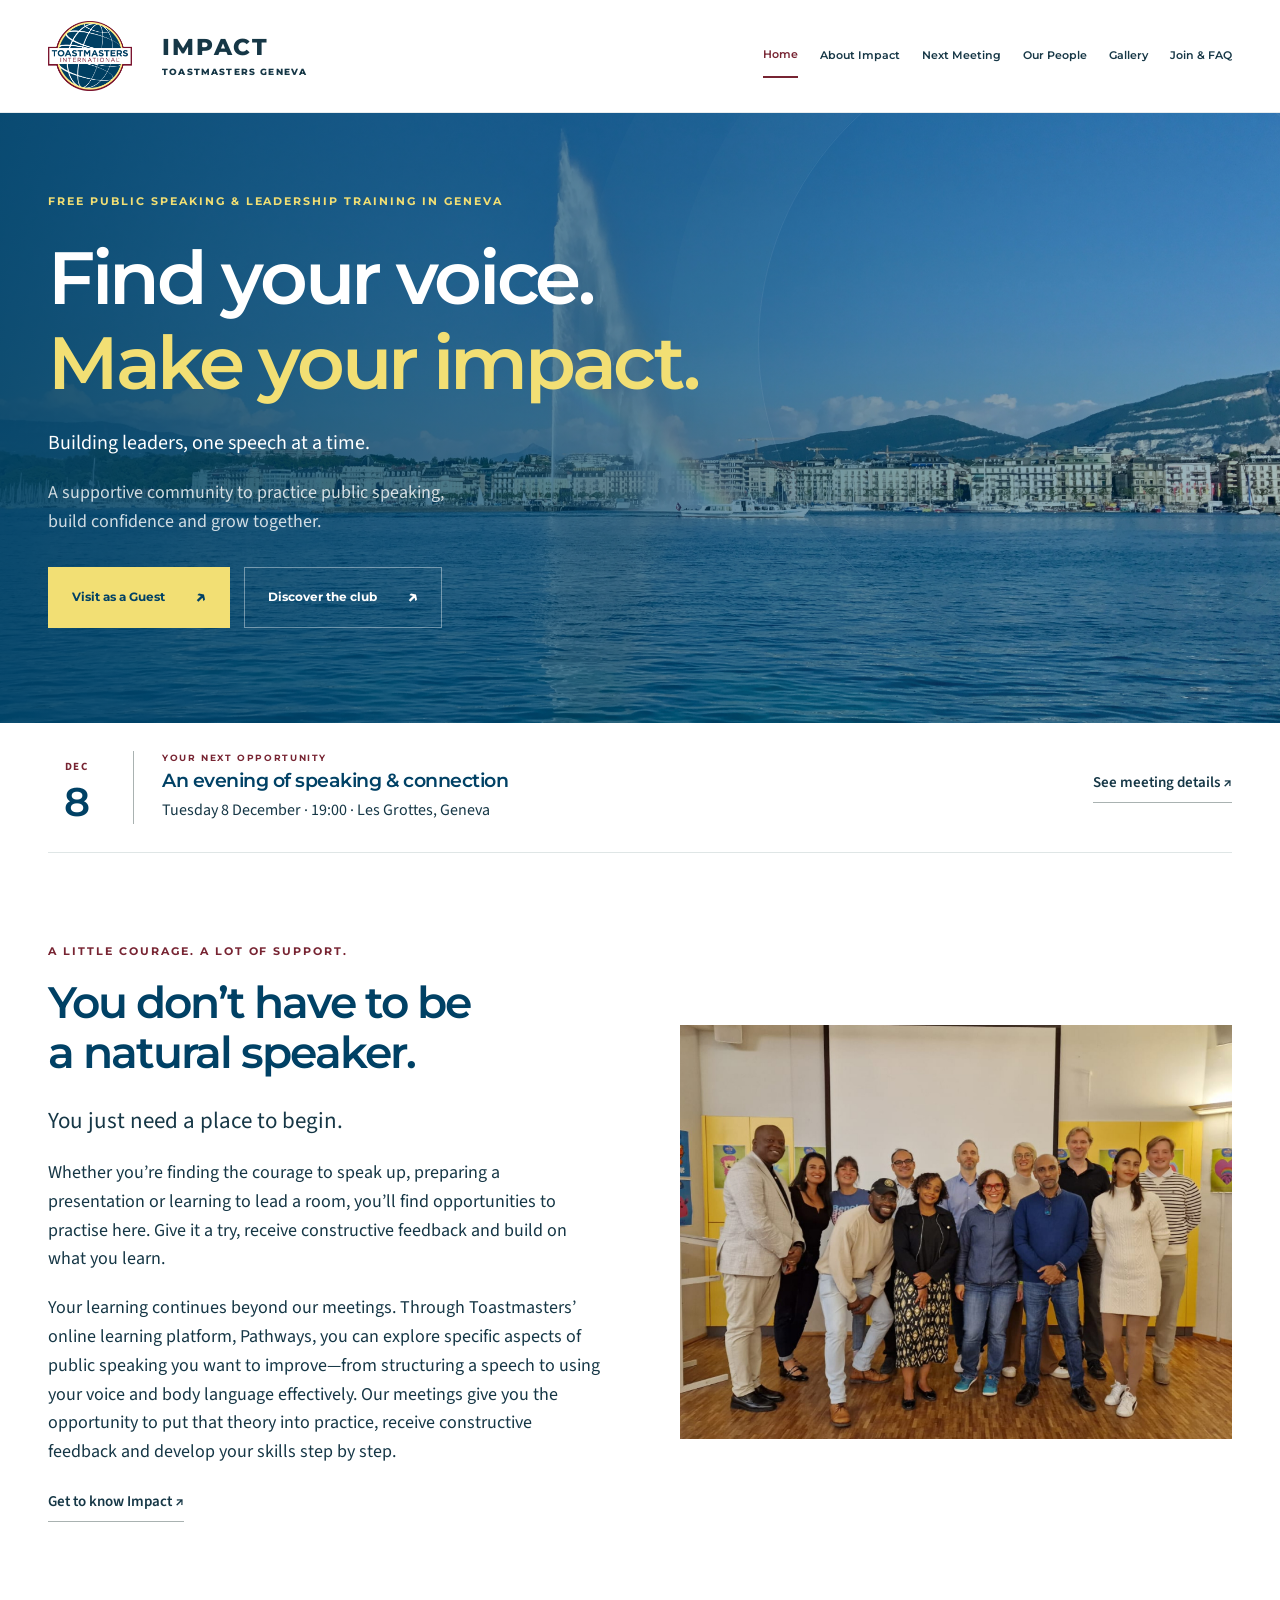
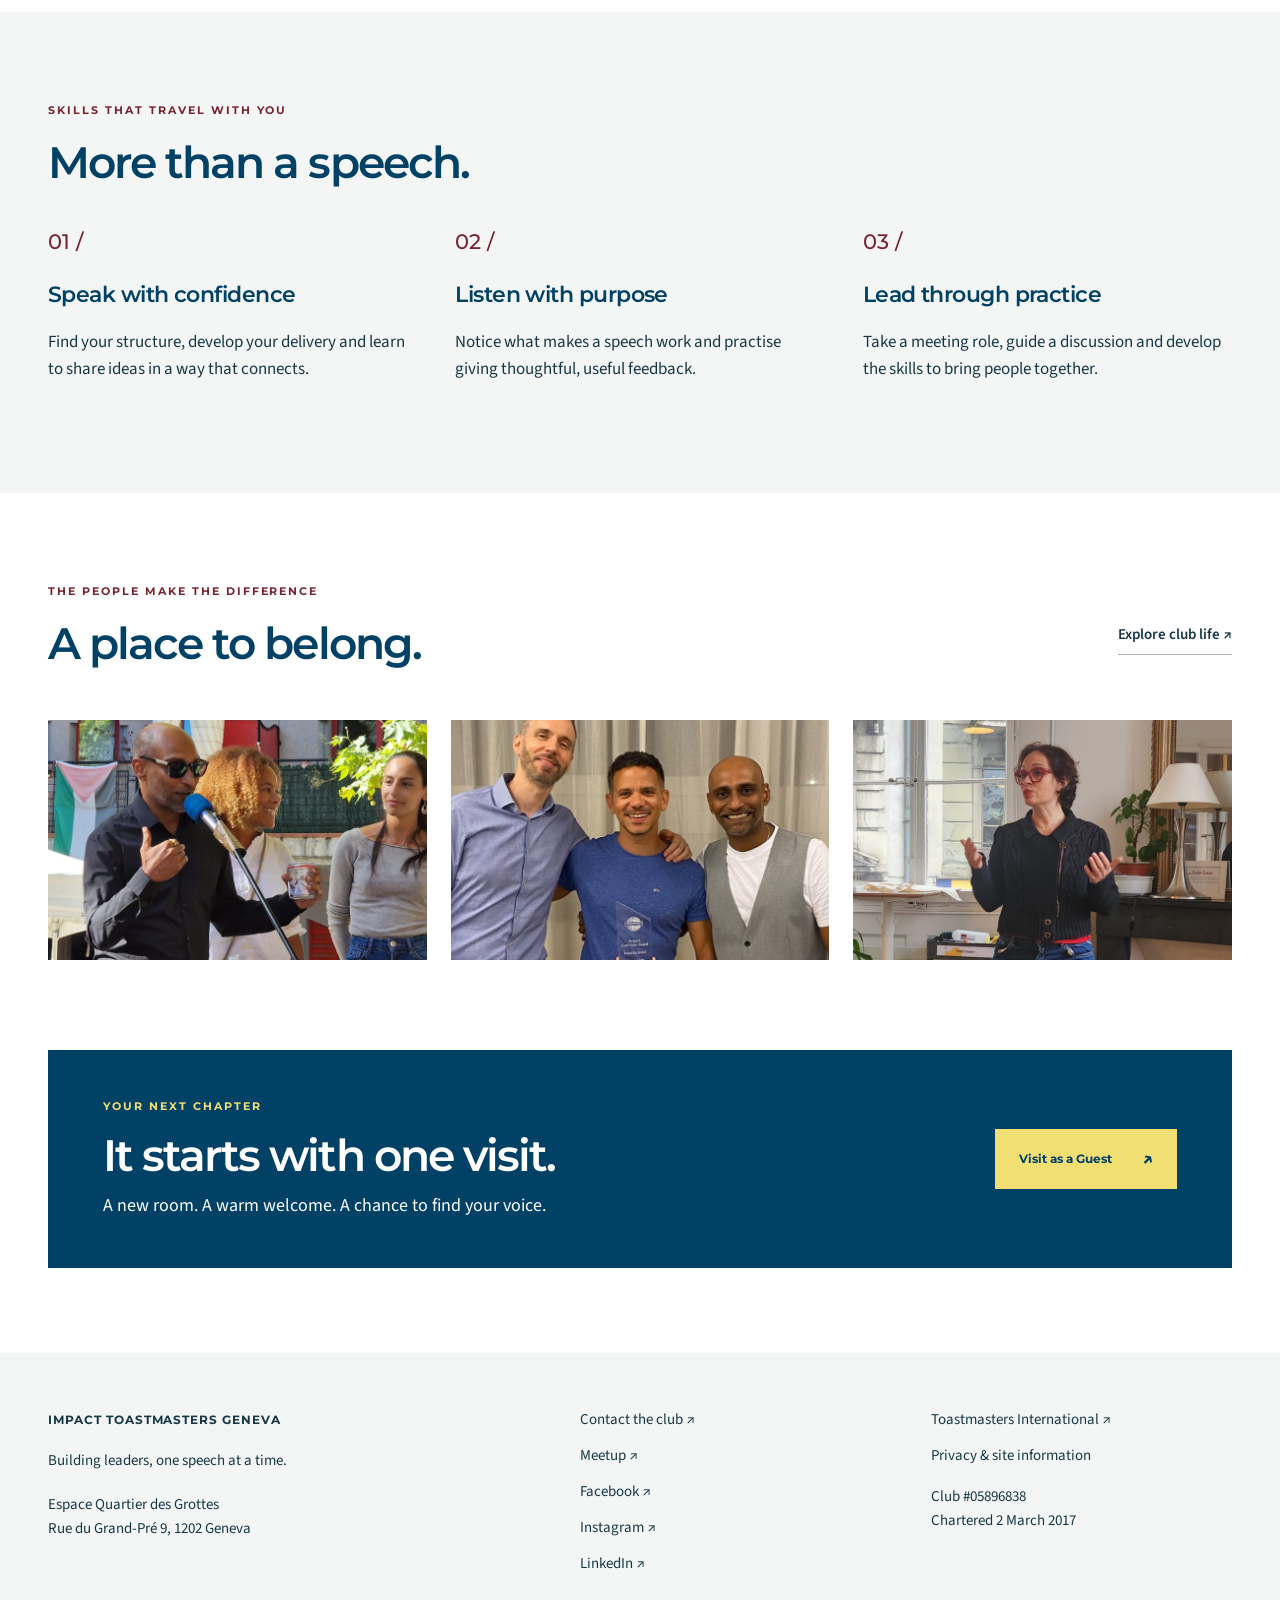
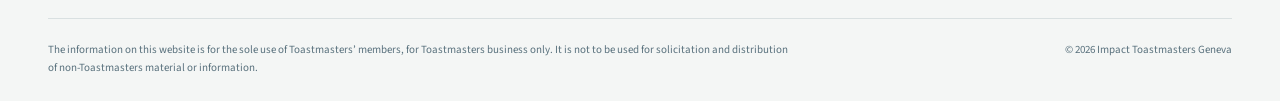
<file: index.html>
<!doctype html>
<html lang="en">
<head>
<meta charset="UTF-8">
<meta name="viewport" content="width=device-width,initial-scale=1">
<title>Home | Impact Toastmasters Geneva
</title>
<meta name="description" content="Find your voice at Impact Toastmasters Geneva. Discover public speaking, leadership and a welcoming community. Visit our next meeting as a guest.">
<link rel="icon" href="assets/images/toastmasters-logo.png">
<link rel="stylesheet" href="assets/css/style.css">
<script defer src="assets/js/app.js">
</script>
</head>
<body><a class="skip" href="#main">Skip to content</a>
<header>
<div class="wrap nav-wrap"><a class="brand" href="index.html"><img src="assets/images/toastmasters-logo.png" alt="Toastmasters International"><span>IMPACT<span>TOASTMASTERS GENEVA</span></span></a><button class="menu-toggle" aria-expanded="false" aria-controls="navigation">Menu ☰</button>
<nav id="navigation" aria-label="Main navigation"><a href="index.html" aria-current="page">Home</a><a href="about.html">About Impact</a><a href="meetings.html">Next Meeting</a><a href="people.html">Our People</a><a href="gallery.html">Gallery</a><a href="join.html">Join & FAQ</a>
</nav>
</div>
</header>
<main id="main">
<section class="hero">
<div class="wrap hero-inner">
<p class="eyebrow">FREE PUBLIC SPEAKING & LEADERSHIP TRAINING IN GENEVA
</p>
<h1>Find your voice.<br><em>Make your impact.</em>
</h1>
<p>Building leaders, one speech at a time.
</p>
<p class="hero-description">A supportive community to practice public speaking,<br>build confidence and grow together.
</p>
<div class="actions"><a class="button yellow" href="meetings.html">Visit as a Guest <span aria-hidden="true">↗</span></a><a class="button outline" href="about.html">Discover the club <span aria-hidden="true">↗</span></a>
</div>
<div class="hero-placeholder"><span>＋</span> GENEVA PANORAMA · IMAGE PLACEHOLDER
</div>
</div>
</section>
<section class="meeting-strip wrap">
<div class="date-block"><span id="home-month">OCT</span><strong id="home-day">27</strong>
</div>
<div>
<p class="eyebrow">YOUR NEXT OPPORTUNITY
</p>
<h3 id="home-meeting">An evening of speaking & connection
</h3>
<p id="home-details">Tuesday, 27 October · 19:00 · Les Grottes, Geneva
</p>
</div><a class="text-link" href="meetings.html">See meeting details ↗</a>
</section>
<section class="wrap split section">
<div>
<p class="eyebrow">A LITTLE COURAGE. A LOT OF SUPPORT.
</p>
<h2>You don’t have to be<br>a natural speaker.
</h2>
<p class="lead">You just need a place to begin.
</p>
<p>Whether you’re finding the courage to speak up, preparing a presentation or learning to lead a room, you’ll find opportunities to practise here. Give it a try, receive constructive feedback and build on what you learn.
</p>
<p>Your learning continues beyond our meetings. Through Toastmasters’ online learning platform, Pathways, you can explore specific aspects of public speaking you want to improve—from structuring a speech to using your voice and body language effectively. Our meetings give you the opportunity to put that theory into practice, receive constructive feedback and develop your skills step by step.
</p><a class="text-link" href="about.html">Get to know Impact ↗</a>
</div>
<img
  class="club-photo"
  src="assets/images/a-warm-welcome.jpg"
  alt="Impact Toastmasters members welcoming guests at a meeting"
  width="600"
  height="400"
  loading="lazy"
>
</section>
<section class="pale">
<div class="wrap section">
<p class="eyebrow">SKILLS THAT TRAVEL WITH YOU
</p>
<h2>More than a speech.
</h2>
<div class="three">
<article><span class="number">01 /</span>
<h3>Speak with confidence
</h3>
<p>Find your structure, develop your delivery and learn to share ideas in a way that connects.
</p>
</article>
<article><span class="number">02 /</span>
<h3>Listen with purpose
</h3>
<p>Notice what makes a speech work and practise giving thoughtful, useful feedback.
</p>
</article>
<article><span class="number">03 /</span>
<h3>Lead through practice
</h3>
<p>Take a meeting role, guide a discussion and develop the skills to bring people together.
</p>
</article>
</div>
</div>
</section>
<section class="wrap section">
<div class="section-heading">
<div>
<p class="eyebrow">THE PEOPLE MAKE THE DIFFERENCE
</p>
<h2>A place to belong.
</h2>
</div><a class="text-link" href="gallery.html">Explore club life ↗</a>
</div>
<div class="community-grid">
<img
  src="assets/images/threecommunity2.jpg"
  alt="Impact Toastmasters members welcoming guests at a meeting"
  loading="lazy"
>
<img
  src="assets/images/three-community-1.jpg"
  alt="Impact Toastmasters members welcoming guests at a meeting"
  loading="lazy"
>
<img
  src="assets/images/threecommunity3.jpg"
  alt="Impact Toastmasters members welcoming guests at a meeting"
  loading="lazy"
>
</div>
</section>
<section class="cta wrap">
<div>
<p class="eyebrow">YOUR NEXT CHAPTER
</p>
<h2>It starts with one visit.
</h2>
<p>A new room. A warm welcome. A chance to find your voice.
</p>
</div><a class="button yellow" href="meetings.html">Visit as a Guest <span aria-hidden="true">↗</span></a>
</section>
</main>
<footer>
<div class="wrap footer-top">
<div><strong>IMPACT TOASTMASTERS GENEVA</strong>
<p>Building leaders, one speech at a time.
</p>
<p>Espace Quartier des Grottes<br>Rue du Grand-Pré 9, 1202 Geneva
</p>
</div>
<div><a href="join.html#contact">Contact the club ↗</a><a href="https://www.meetup.com/impact-toastmasters-geneva/" target="_blank" rel="noopener noreferrer">Meetup ↗</a><a href="https://www.facebook.com/share/18ckNVGbPA/?mibextid=wwXIfr" target="_blank" rel="noopener noreferrer">Facebook ↗</a><a href="https://www.instagram.com/impact.toastmasters?rpxt=OGN3aGx3ZG5pN2Fk&utm_source=qr" target="_blank" rel="noopener noreferrer">Instagram ↗</a><a href="https://www.linkedin.com/company/impact-toastmasters-geneva/" target="_blank" rel="noopener noreferrer">LinkedIn ↗</a>
</div>
<div><a href="https://www.toastmasters.org/">Toastmasters International ↗</a><a href="privacy.html">Privacy & site information</a>
<p>Club #05896838<br>Chartered 2 March 2017
</p>
</div>
</div>
<div class="wrap legal">
<p>The information on this website is for the sole use of Toastmasters’ members, for Toastmasters business only. It is not to be used for solicitation and distribution of non-Toastmasters material or information.
</p><span>© 2026 Impact Toastmasters Geneva</span>
</div>
</footer>
</body>
</html>
</file>
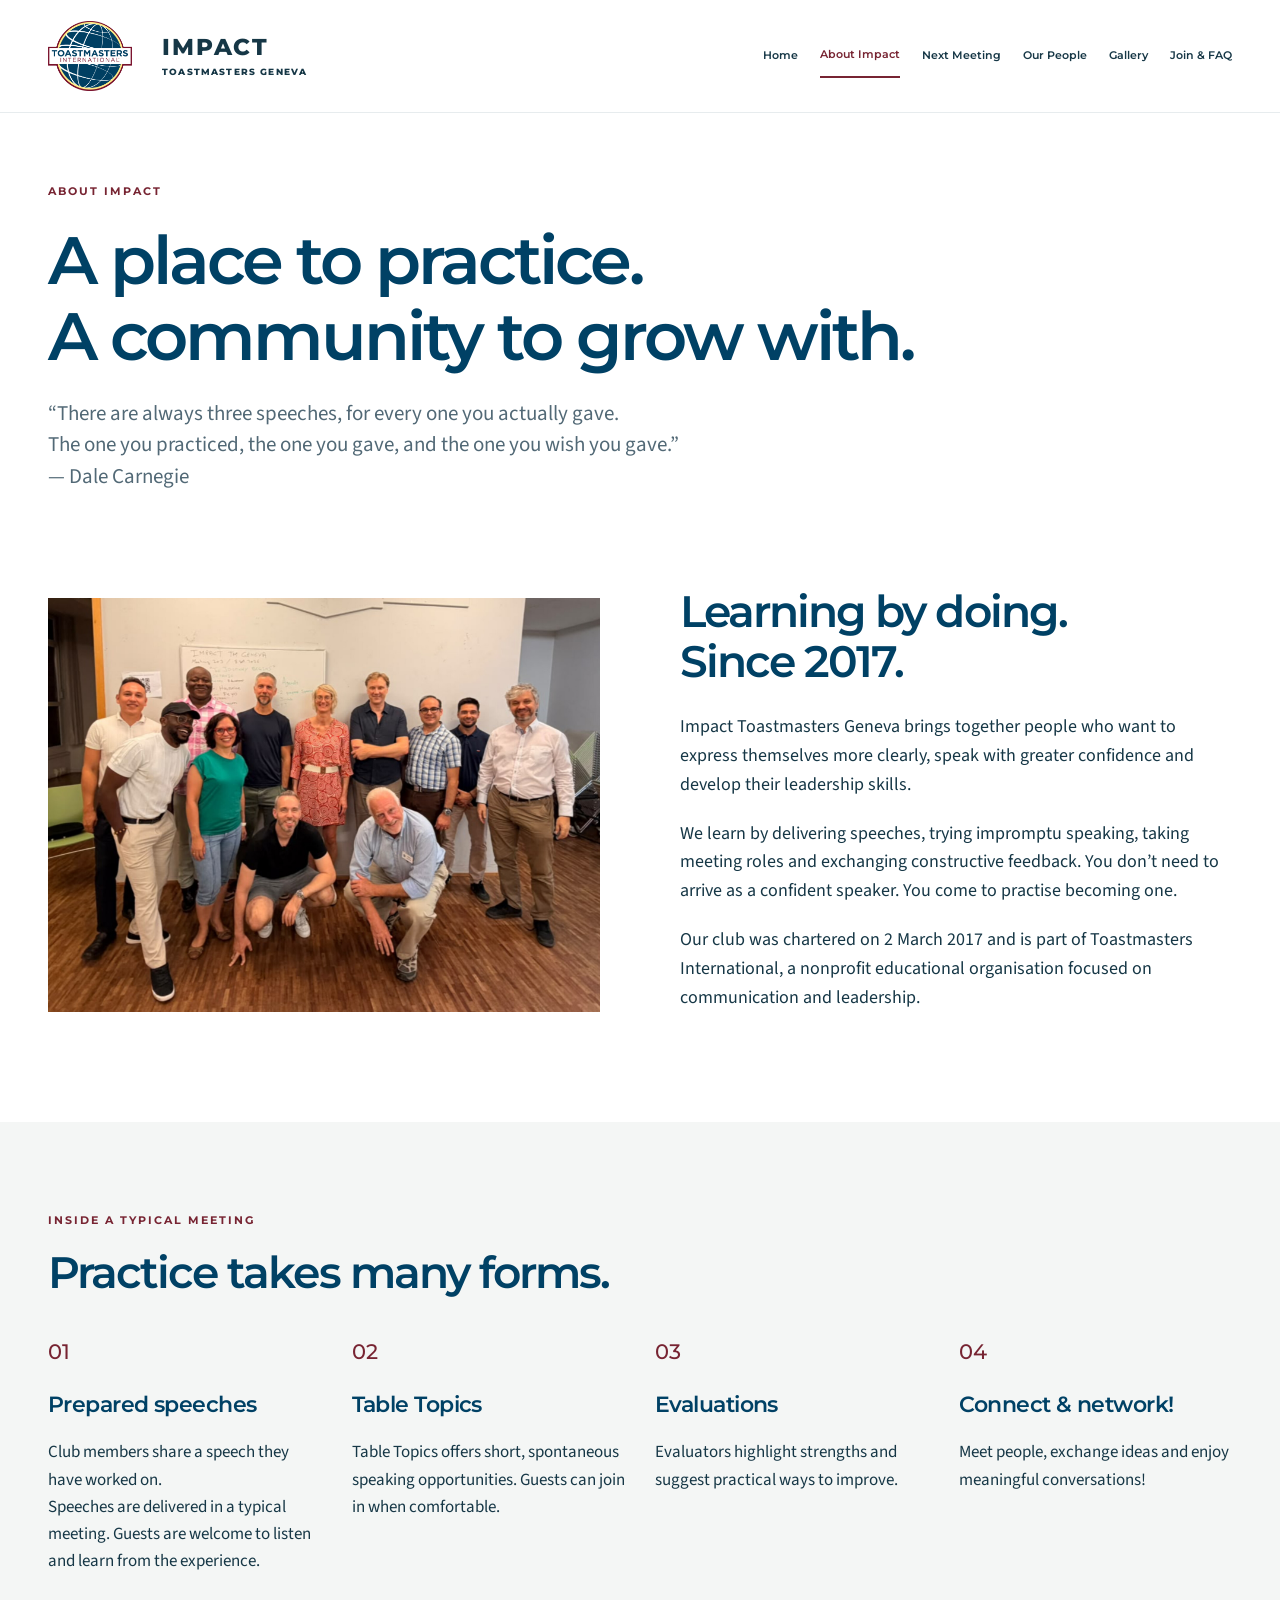
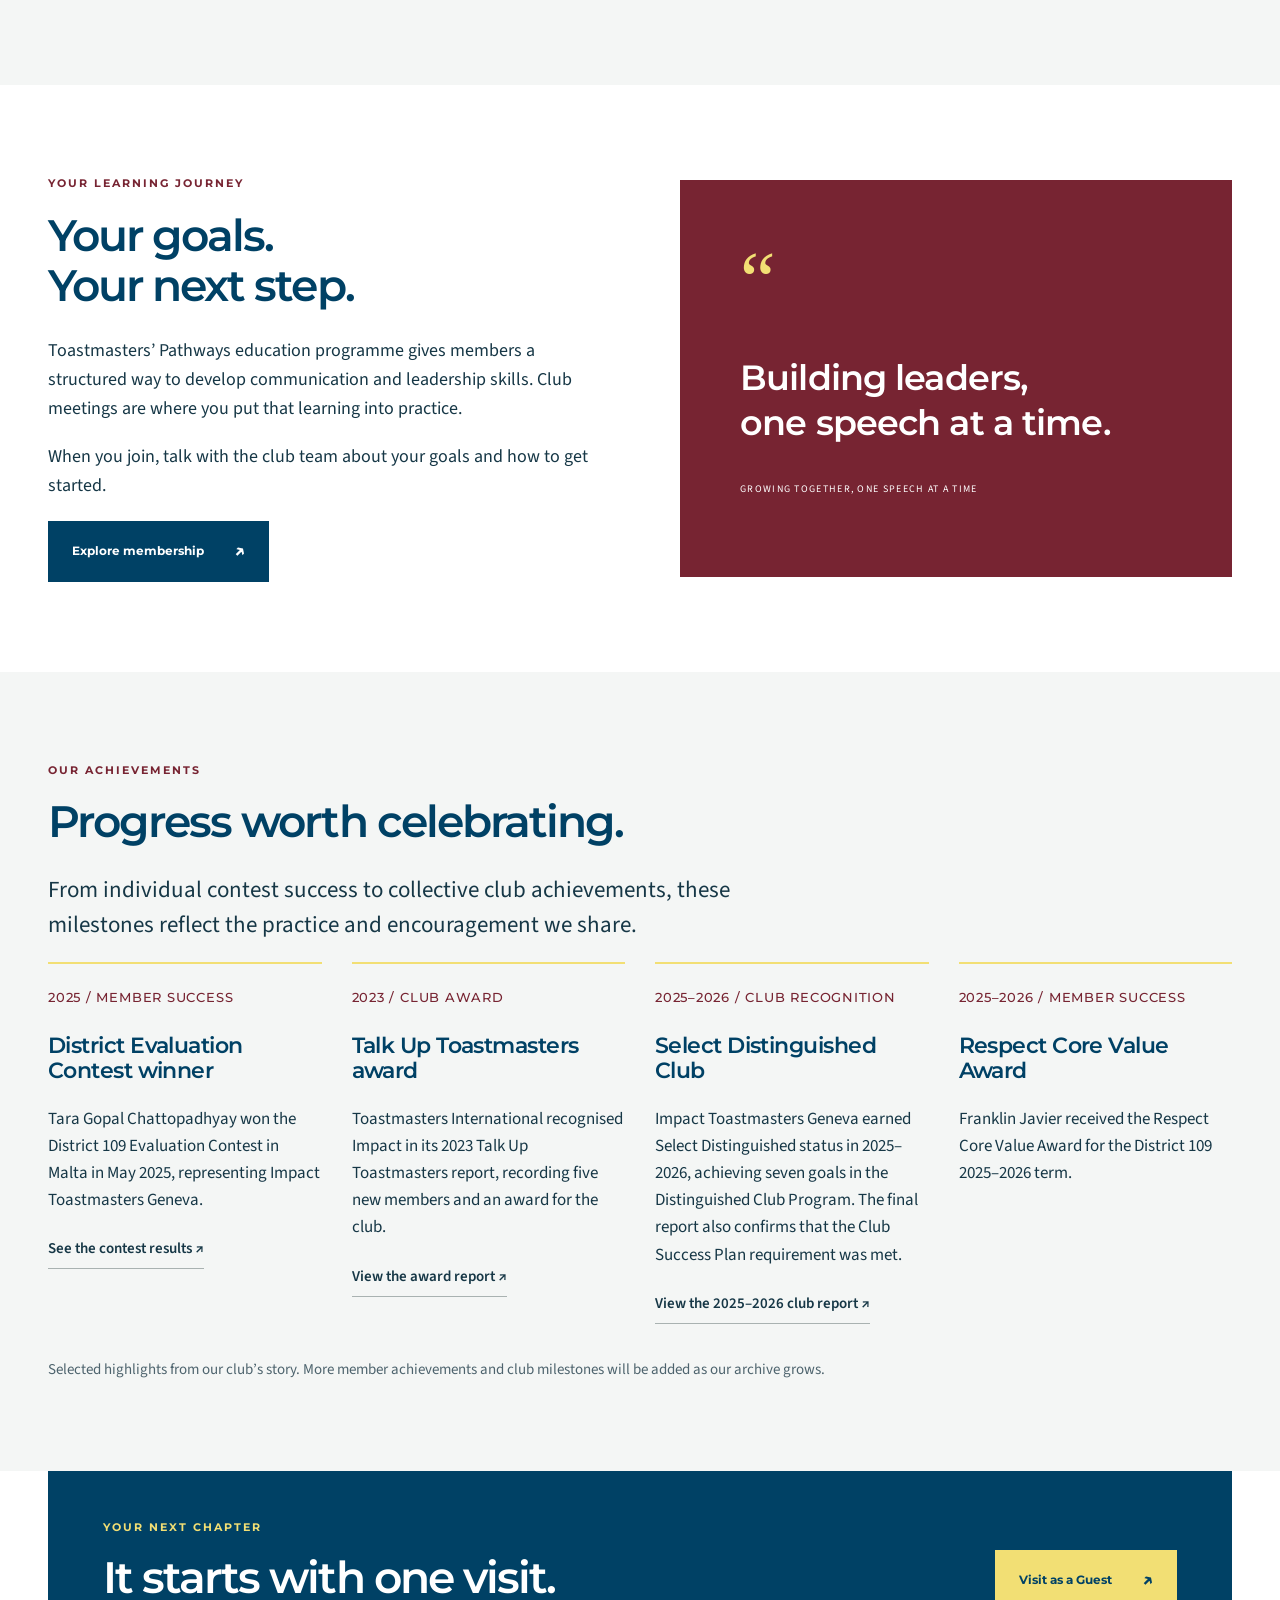
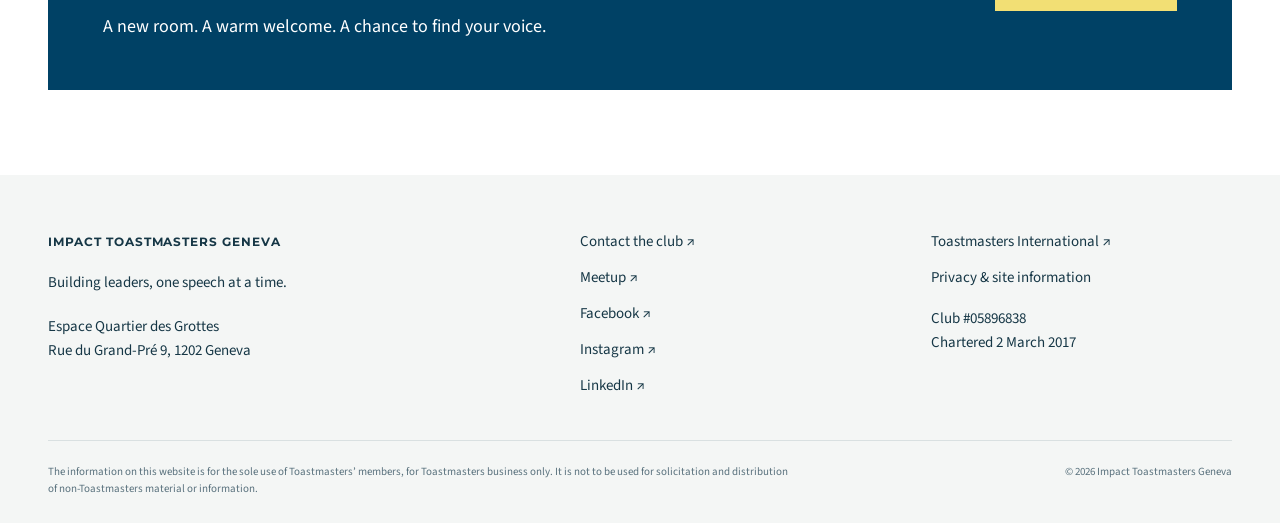
<file: about.html>
<!doctype html>
<html lang="en">
<head>
<meta charset="UTF-8">
<meta name="viewport" content="width=device-width,initial-scale=1">
<title>About Impact | Impact Toastmasters Geneva
</title>
<meta name="description" content="Find your voice at Impact Toastmasters Geneva. Discover public speaking, leadership and a welcoming community. Visit our next meeting as a guest.">
<link rel="icon" href="assets/images/toastmasters-logo.png">
<link rel="stylesheet" href="assets/css/style.css">
<script defer src="assets/js/app.js">
</script>
</head>
<body><a class="skip" href="#main">Skip to content</a>
<header>
<div class="wrap nav-wrap"><a class="brand" href="index.html"><img src="assets/images/toastmasters-logo.png" alt="Toastmasters International"><span>IMPACT<span>TOASTMASTERS GENEVA</span></span></a><button class="menu-toggle" aria-expanded="false" aria-controls="navigation">Menu ☰</button>
<nav id="navigation" aria-label="Main navigation"><a href="index.html">Home</a><a href="about.html" aria-current="page">About Impact</a><a href="meetings.html">Next Meeting</a><a href="people.html">Our People</a><a href="gallery.html">Gallery</a><a href="join.html">Join & FAQ</a>
</nav>
</div>
</header>
<main id="main">
<section class="page-intro wrap">
<p class="eyebrow">ABOUT IMPACT
</p>
<h1>A place to practice.<br>A community to grow with.
</h1>
<p class="lead">“There are always three speeches, for every one you actually gave. <br>The one you practiced, the one you gave, and the one you wish you gave.”<br><span aria-label="Quote author">— Dale Carnegie</span>
</p>
</section>
<section class="wrap split section top-zero">
<img
  class="club-photo"
  src="assets/images/Our-club-together.jpg"
  alt="Impact Toastmasters members welcoming guests at a meeting"
  width="1200"
  height="900"
  loading="lazy"
>
<div>
<h2>Learning by doing.<br>Since 2017.
</h2>
<p>Impact Toastmasters Geneva brings together people who want to express themselves more clearly, speak with greater confidence and develop their leadership skills.
</p>
<p>We learn by delivering speeches, trying impromptu speaking, taking meeting roles and exchanging constructive feedback. You don’t need to arrive as a confident speaker. You come to practise becoming one.
</p>
<p>Our club was chartered on 2 March 2017 and is part of Toastmasters International, a nonprofit educational organisation focused on communication and leadership.
</p>
</div>
</section>
<section class="pale">
<div class="wrap section">
<p class="eyebrow">INSIDE A TYPICAL MEETING
</p>
<h2>Practice takes many forms.
</h2>
<div class="four">
<article><span class="number">01</span>
<h3>Prepared speeches
</h3>
<p>Club members share a speech they have worked on. <br> Speeches are delivered in a typical meeting. Guests are welcome to listen and learn from the experience.
</p>
</article>
<article><span class="number">02</span>
<h3>Table Topics
</h3>
<p>Table Topics offers short, spontaneous speaking opportunities. Guests can join in when comfortable.
</p>
</article>
<article><span class="number">03</span>
<h3>Evaluations
</h3>
<p>Evaluators highlight strengths and suggest practical ways to improve.
</p>
</article>
<article><span class="number">04</span>
<h3>Connect & network!
</h3>
<p>Meet people, exchange ideas and enjoy meaningful conversations! 
</p>
</article>
</div>
</div>
</section>
<section class="wrap split section">
<div>
<p class="eyebrow">YOUR LEARNING JOURNEY
</p>
<h2>Your goals.<br>Your next step.
</h2>
<p>Toastmasters’ Pathways education programme gives members a structured way to develop communication and leadership skills. Club meetings are where you put that learning into practice.
</p>
<p>When you join, talk with the club team about your goals and how to get started.
</p><a class="button " href="join.html">Explore membership <span aria-hidden="true">↗</span></a>
</div>
<div class="quote-panel"><span>“</span>
<h3>Building leaders,<br>one speech at a time.
</h3>
<p>GROWING TOGETHER, ONE SPEECH AT A TIME
</p>
</div>
</section>
<section class="pale" id="achievements">
<div class="wrap section">
<p class="eyebrow">OUR ACHIEVEMENTS
</p>
<h2>Progress worth celebrating.
</h2>
<p class="lead">From individual contest success to collective club achievements, these milestones reflect the practice and encouragement we share.
</p>
<div class="four">
<article><span class="number">2025 / MEMBER SUCCESS</span>
<h3>District Evaluation Contest winner
</h3>
<p>Tara Gopal Chattopadhyay won the District 109 Evaluation Contest in Malta in May 2025, representing Impact Toastmasters Geneva.
</p><a class="text-link" href="https://rhetorikclubs.ch/rhetorik-europameisterschaft/">See the contest results ↗</a>
</article>
<article><span class="number">2023 / CLUB AWARD</span>
<h3>Talk Up Toastmasters award
</h3>
<p>Toastmasters International recognised Impact in its 2023 Talk Up Toastmasters report, recording five new members and an award for the club.
</p><a class="text-link" href="https://www.toastmasters.org/leadership-central/club-officer-tools/membership-building/medias/files/leadership-central/club-officer-tools/membership-building/membership-building-programs-for-clubs/talk-up-toastmasters---2023.pdf#page=104">View the award report ↗</a>
</article>
<article><span class="number">2025–2026 / CLUB RECOGNITION</span>
<h3>Select Distinguished Club
</h3>
<p>Impact Toastmasters Geneva earned Select Distinguished status in 2025–2026, achieving seven goals in the Distinguished Club Program. The final report also confirms that the Club Success Plan requirement was met.
</p><a class="text-link" href="https://dashboards.toastmasters.org/2025-2026/ClubReport.aspx?id=05896838">View the 2025–2026 club report ↗</a>
</article>
<article><span class="number">2025–2026 / MEMBER SUCCESS</span>
<h3>Respect Core Value Award
</h3>
<p>Franklin Javier received the Respect Core Value Award for the District 109 2025–2026 term.
</p>
</article>
</div>
<p class="small achievement-note">Selected highlights from our club’s story. More member achievements and club milestones will be added as our archive grows.
</p>
</div>
</section>
<section class="cta wrap">
<div>
<p class="eyebrow">YOUR NEXT CHAPTER
</p>
<h2>It starts with one visit.
</h2>
<p>A new room. A warm welcome. A chance to find your voice.
</p>
</div><a class="button yellow" href="meetings.html">Visit as a Guest <span aria-hidden="true">↗</span></a>
</section>
</main>
<footer>
<div class="wrap footer-top">
<div><strong>IMPACT TOASTMASTERS GENEVA</strong>
<p>Building leaders, one speech at a time.
</p>
<p>Espace Quartier des Grottes<br>Rue du Grand-Pré 9, 1202 Geneva
</p>
</div>
<div><a href="join.html#contact">Contact the club ↗</a><a href="https://www.meetup.com/impact-toastmasters-geneva/" target="_blank" rel="noopener noreferrer">Meetup ↗</a><a href="https://www.facebook.com/share/18ckNVGbPA/?mibextid=wwXIfr" target="_blank" rel="noopener noreferrer">Facebook ↗</a><a href="https://www.instagram.com/impact.toastmasters?rpxt=OGN3aGx3ZG5pN2Fk&utm_source=qr" target="_blank" rel="noopener noreferrer">Instagram ↗</a><a href="https://www.linkedin.com/company/impact-toastmasters-geneva/" target="_blank" rel="noopener noreferrer">LinkedIn ↗</a>
</div>
<div><a href="https://www.toastmasters.org/">Toastmasters International ↗</a><a href="privacy.html">Privacy & site information</a>
<p>Club #05896838<br>Chartered 2 March 2017
</p>
</div>
</div>
<div class="wrap legal">
<p>The information on this website is for the sole use of Toastmasters’ members, for Toastmasters business only. It is not to be used for solicitation and distribution of non-Toastmasters material or information.
</p><span>© 2026 Impact Toastmasters Geneva</span>
</div>
</footer>
</body>
</html>
</file>
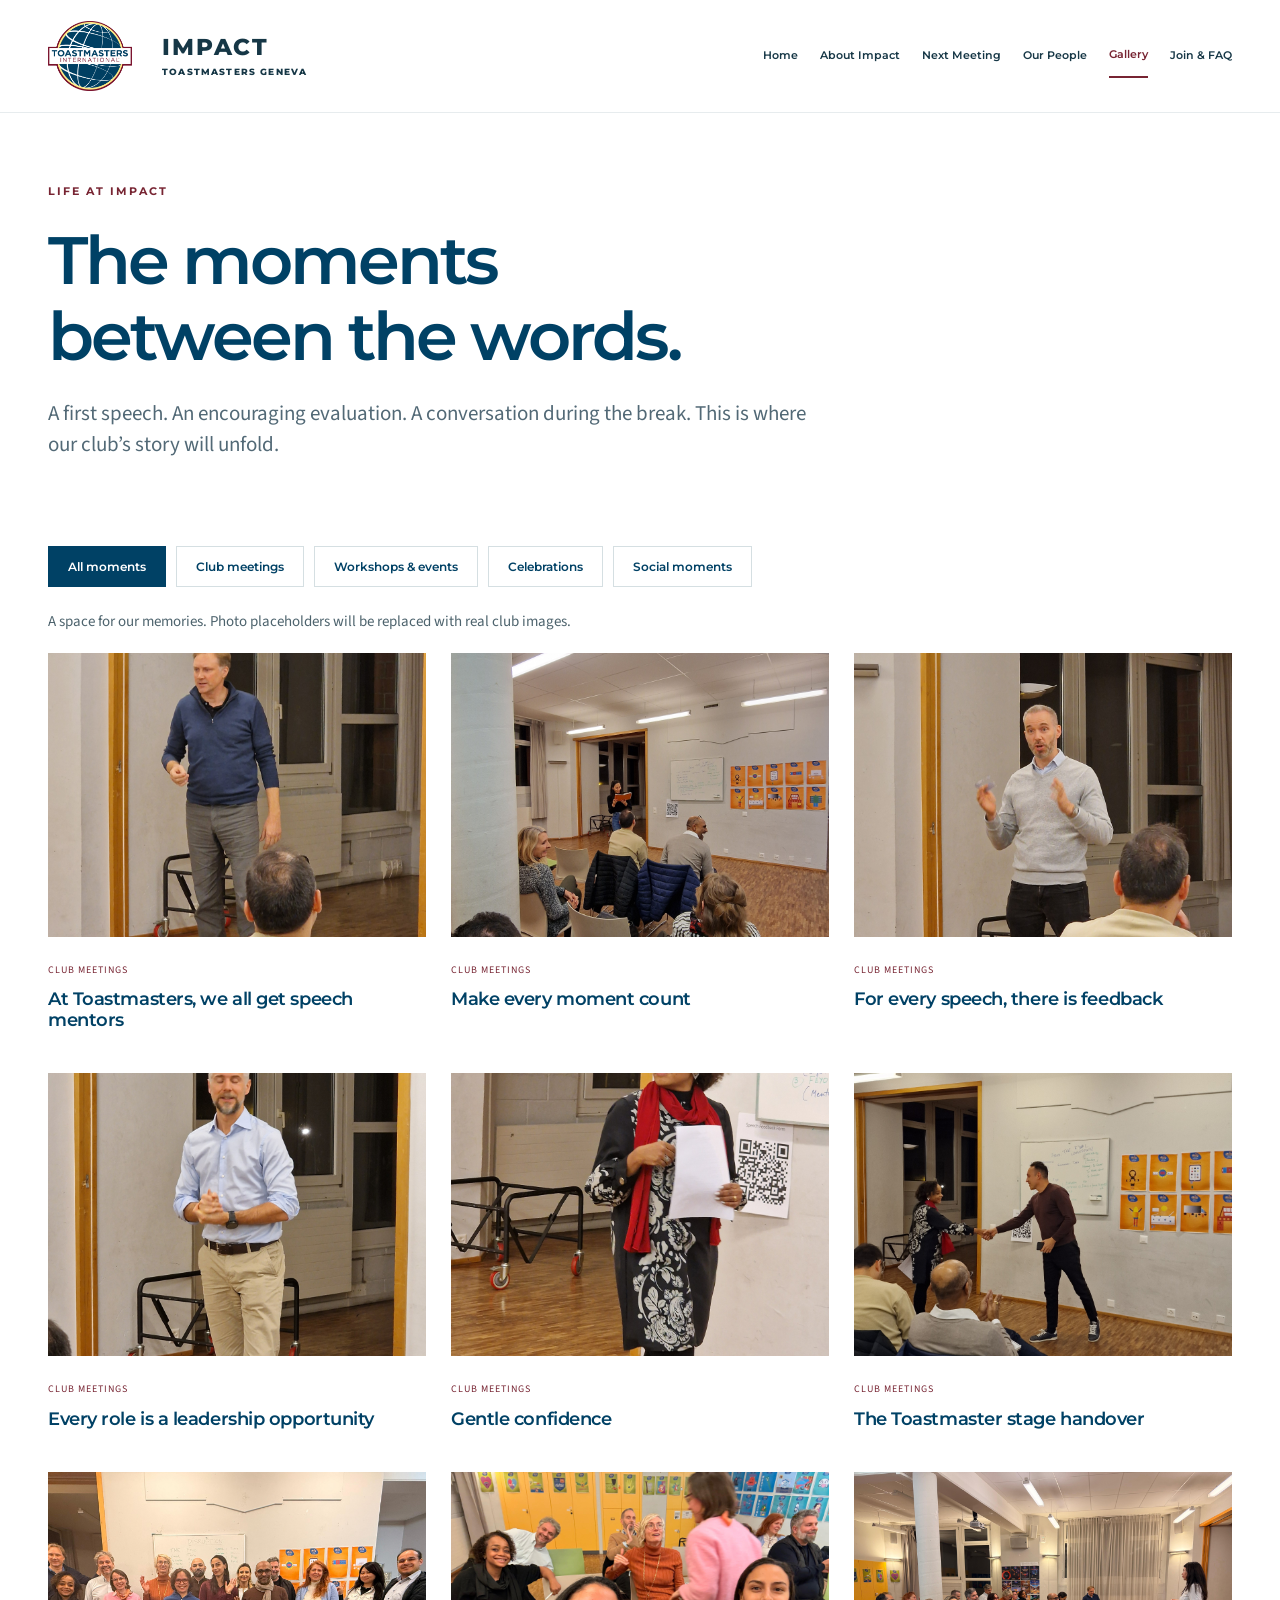
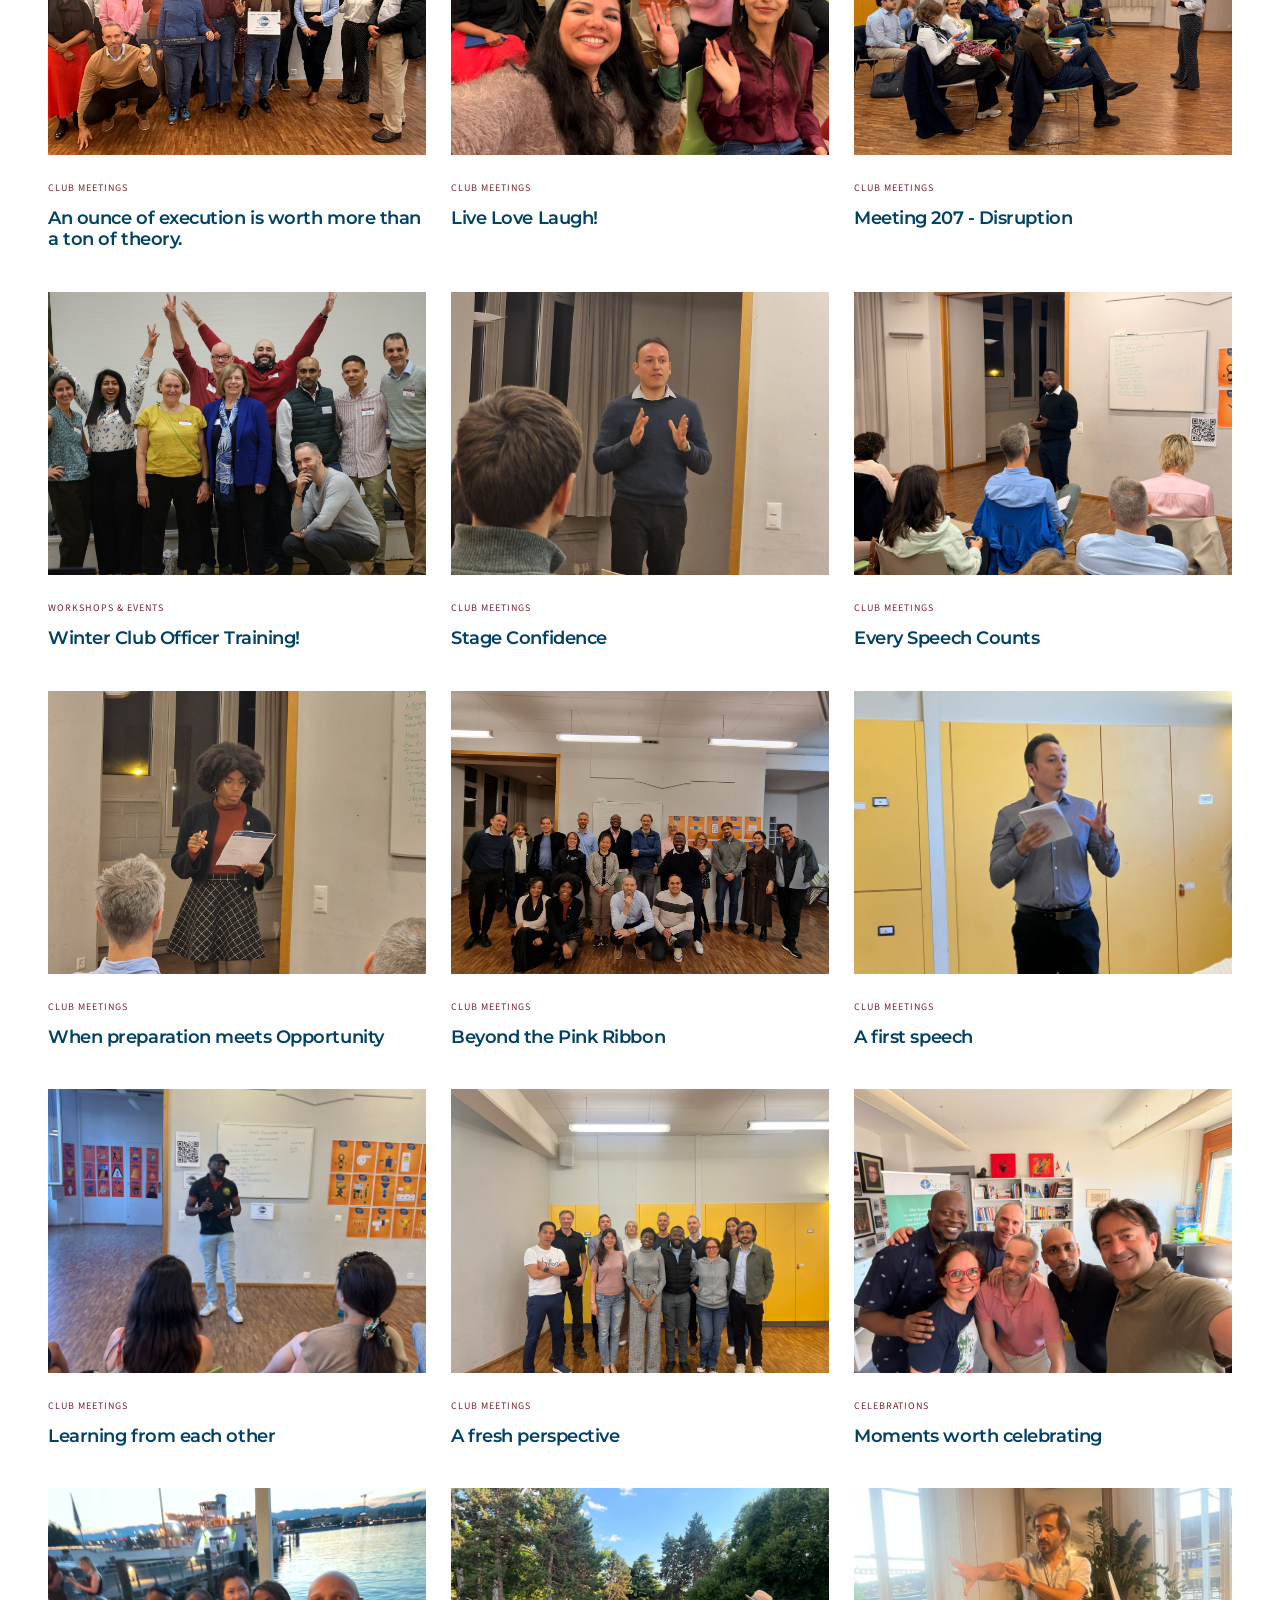
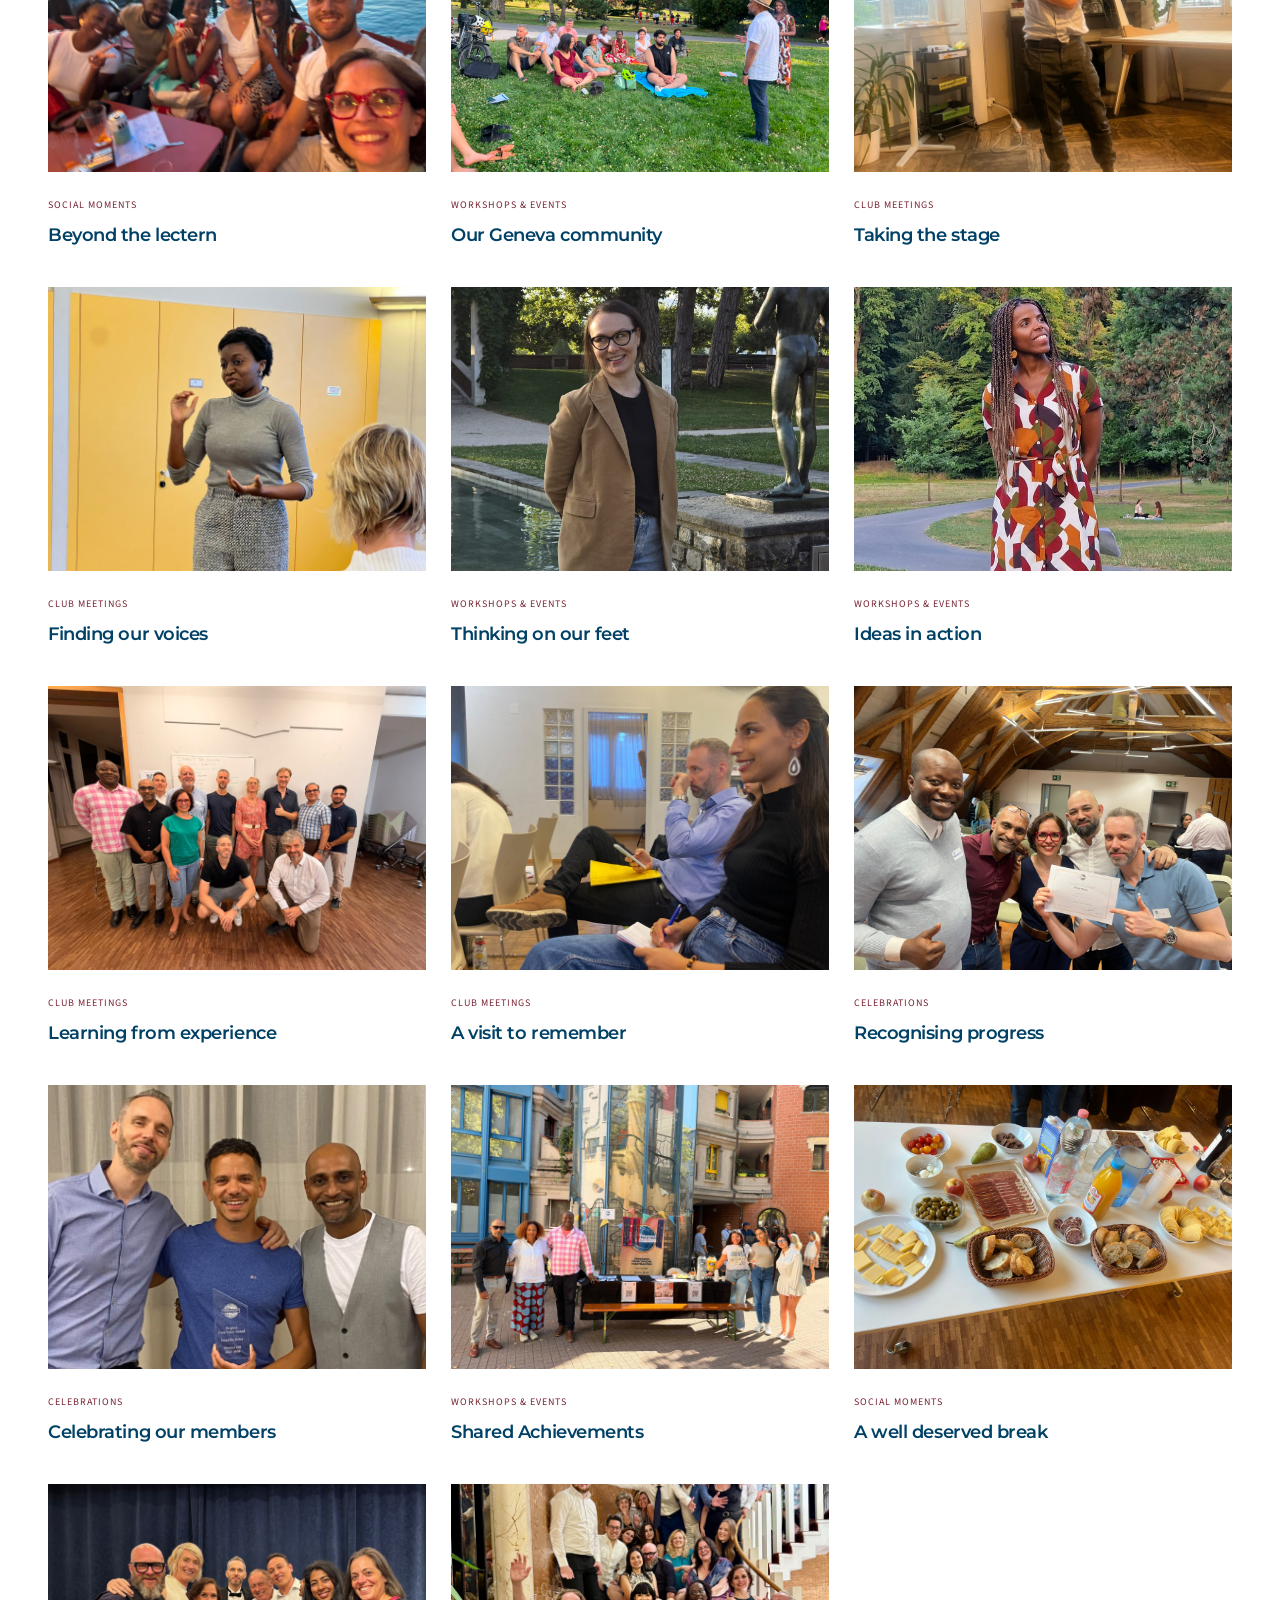
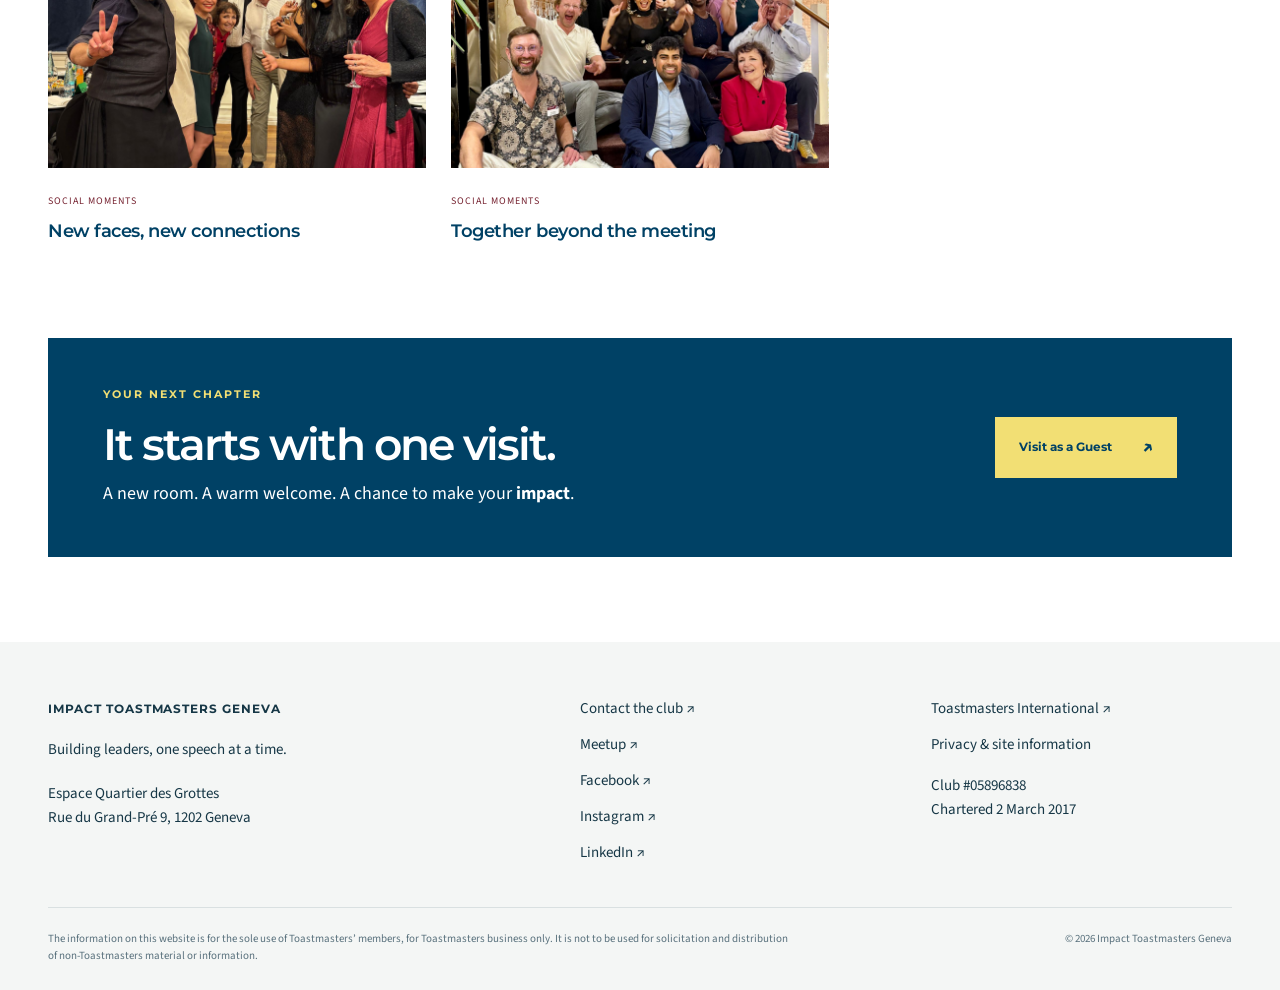
<file: gallery.html>
<!doctype html>
<html lang="en">
<head>
<meta charset="UTF-8">
<meta name="viewport" content="width=device-width,initial-scale=1">
<title>Gallery | Impact Toastmasters Geneva
</title>
<meta name="description" content="Find your voice at Impact Toastmasters Geneva. Discover public speaking, leadership and a welcoming community. Visit our next meeting as a guest.">
<link rel="icon" href="assets/images/toastmasters-logo.png">
<link rel="stylesheet" href="assets/css/style.css">
<script defer src="assets/js/app.js">
</script>
</head>
<body><a class="skip" href="#main">Skip to content</a>
<header>
<div class="wrap nav-wrap"><a class="brand" href="index.html"><img src="assets/images/toastmasters-logo.png" alt="Toastmasters International"><span>IMPACT<span>TOASTMASTERS GENEVA</span></span></a><button class="menu-toggle" aria-expanded="false" aria-controls="navigation">Menu ☰</button>
<nav id="navigation" aria-label="Main navigation"><a href="index.html">Home</a><a href="about.html">About Impact</a><a href="meetings.html">Next Meeting</a><a href="people.html">Our People</a><a href="gallery.html" aria-current="page">Gallery</a><a href="join.html">Join & FAQ</a>
</nav>
</div>
</header>
<main id="main">
<section class="page-intro wrap">
<p class="eyebrow">LIFE AT IMPACT
</p>
<h1>The moments<br>between the words.
</h1>
<p class="lead">A first speech. An encouraging evaluation. A conversation during the break. This is where our club’s story will unfold.
</p>
</section>
<section class="wrap section top-zero">
<div class="filters" aria-label="Filter gallery"><button data-filter="all" aria-pressed="true">All moments</button><button data-filter="meetings" aria-pressed="false">Club meetings</button><button data-filter="events" aria-pressed="false">Workshops & events</button><button data-filter="celebrations" aria-pressed="false">Celebrations</button><button data-filter="social" aria-pressed="false">Social moments</button>
</div>
<p class="small gallery-note">A space for our memories. Photo placeholders will be replaced with real club images.
</p>
<div class="gallery-grid">
<figure data-category="meetings">
<img
  class="club-photo"
  src="assets/images/20261124-234557-0-20261124-193437.jpg"
  alt="At Toastmasters, we all get speech mentors - Impact Toastmasters Geneva"
  loading="lazy"
>
<figcaption><span>Club meetings</span>
<h3>At Toastmasters, we all get speech mentors
</h3>
</figcaption>
</figure>
<figure data-category="meetings">
<img
  class="club-photo"
  src="assets/images/20261124-234414-0-20261124-203325.jpg"
  alt="Make every moment count - Impact Toastmasters Geneva"
  loading="lazy"
>
<figcaption><span>Club meetings</span>
<h3>Make every moment count
</h3>
</figcaption>
</figure>
<figure data-category="meetings">
<img
  class="club-photo"
  src="assets/images/20261124-234414-1-20261124-195006.jpg"
  alt="For every speech, there is feedback - Impact Toastmasters Geneva"
  loading="lazy"
>
<figcaption><span>Club meetings</span>
<h3>For every speech, there is feedback
</h3>
</figcaption>
</figure>
<figure data-category="meetings">
<img
  class="club-photo"
  src="assets/images/20261124-234414-2-20261124-192330.jpg"
  alt="Every role is a leadership opportunity - Impact Toastmasters Geneva"
  loading="lazy"
>
<figcaption><span>Club meetings</span>
<h3>Every role is a leadership opportunity
</h3>
</figcaption>
</figure>
<figure data-category="meetings">
<img
  class="club-photo"
  src="assets/images/20261124-234414-3-20261124-191721.jpg"
  alt="Gentle confidence - Impact Toastmasters Geneva"
  loading="lazy"
>
<figcaption><span>Club meetings</span>
<h3>Gentle confidence
</h3>
</figcaption>
</figure>
<figure data-category="meetings">
<img
  class="club-photo"
  src="assets/images/20261124-234414-4-20261124-191701.jpg"
  alt="The Toastmaster stage handover - Impact Toastmasters Geneva"
  loading="lazy"
>
<figcaption><span>Club meetings</span>
<h3>The Toastmaster stage handover
</h3>
</figcaption>
</figure>
<figure data-category="meetings">
<img
  class="club-photo"
  src="assets/images/20261112-092027-0-meeting-207-2.jpeg"
  alt="An ounce of execution is worth more than a ton of theory. - Impact Toastmasters Geneva"
  loading="lazy"
>
<figcaption><span>Club meetings</span>
<h3>An ounce of execution is worth more than a ton of theory.
</h3>
</figcaption>
</figure>
<figure data-category="meetings">
<img
  class="club-photo"
  src="assets/images/20261112-091707-0-meeting-207-3.jpeg"
  alt="Live Love Laugh! - Impact Toastmasters Geneva"
  loading="lazy"
>
<figcaption><span>Club meetings</span>
<h3>Live Love Laugh!
</h3>
</figcaption>
</figure>
<figure data-category="meetings">
<img
  class="club-photo"
  src="assets/images/20261112-091546-0-meeting-207-1.jpeg"
  alt="Meeting 207 - Disruption - Impact Toastmasters Geneva"
  loading="lazy"
>
<figcaption><span>Club meetings</span>
<h3>Meeting 207 - Disruption
</h3>
</figcaption>
</figure>
<figure data-category="events">
<img
  class="club-photo"
  src="assets/images/20261108-175720-0-dscf6071.jpg"
  alt="Winter Club Officer Training! - Impact Toastmasters Geneva"
  loading="lazy"
>
<figcaption><span>Workshops &amp; events</span>
<h3>Winter Club Officer Training!
</h3>
</figcaption>
</figure>
<figure data-category="meetings">
<img
  class="club-photo"
  src="assets/images/20261030-140928-0-20261027-201903.jpg"
  alt="Stage Confidence - Impact Toastmasters Geneva"
  loading="lazy"
>
<figcaption><span>Club meetings</span>
<h3>Stage Confidence
</h3>
</figcaption>
</figure>
<figure data-category="meetings">
<img
  class="club-photo"
  src="assets/images/20261030-140058-0-img-20261027-wa0058.jpg"
  alt="Every Speech Counts - Impact Toastmasters Geneva"
  loading="lazy"
>
<figcaption><span>Club meetings</span>
<h3>Every Speech Counts
</h3>
</figcaption>
</figure>
<figure data-category="meetings">
<img
  class="club-photo"
  src="assets/images/tamara.jpg"
  alt="When preparation meets Opportunity - Impact Toastmasters Geneva"
  loading="lazy"
>
<figcaption><span>Club meetings</span>
<h3>When preparation meets Opportunity
</h3>
</figcaption>
</figure>
<figure data-category="meetings">
<img
  class="club-photo"
  src="assets/images/pinkribbon.jpg"
  alt="Beyond the Pink Ribbon - Impact Toastmasters Geneva"
  loading="lazy"
>
<figcaption><span>Club meetings</span>
<h3>Beyond the Pink Ribbon
</h3>
</figcaption>
</figure>
<figure data-category="meetings">
<img
  class="club-photo"
  src="assets/images/Octavio.jpg"
  alt="Impact Toastmasters members welcoming guests at a meeting"
  loading="lazy"
>
<figcaption><span>Club meetings</span>
<h3>A first speech
</h3>
</figcaption>
</figure>
<figure data-category="meetings">
<img
  class="club-photo"
  src="assets/images/regispeaks.jpg"
  alt="Impact Toastmasters members welcoming guests at a meeting"
  loading="lazy"
>
<figcaption><span>Club meetings</span>
<h3>Learning from each other
</h3>
</figcaption>
</figure>
<figure data-category="meetings">
<img
  class="club-photo"
  src="assets/images/clubmeeting1.jpg"
  alt="Impact Toastmasters members welcoming guests at a meeting"
  loading="lazy"
>
<figcaption><span>Club meetings</span>
<h3>A fresh perspective
</h3>
</figcaption>
</figure>
<figure data-category="celebrations">
<img
  class="club-photo"
  src="assets/images/celebrate1.jpg"
  alt="Impact Toastmasters members welcoming guests at a meeting"
  loading="lazy"
>
<figcaption><span>Celebrations</span>
<h3>Moments worth celebrating
</h3>
</figcaption>
</figure>
<figure data-category="social">
<img
  class="club-photo"
  src="assets/images/socials1.jpg"
  alt="Impact Toastmasters members welcoming guests at a meeting"
  loading="lazy"
>
<figcaption><span>Social moments</span>
<h3>Beyond the lectern
</h3>
</figcaption>
</figure>
<figure data-category="events">
<img
  class="club-photo"
  src="assets/images/socials2.jpg"
  alt="Impact Toastmasters members welcoming guests at a meeting"
  loading="lazy"
>
<figcaption><span>Workshops & events</span>
<h3>Our Geneva community
</h3>
</figcaption>
</figure>
<figure data-category="meetings">
<img
  class="club-photo"
  src="assets/images/pablospeaks.jpg"
  alt="Impact Toastmasters members welcoming guests at a meeting"
  loading="lazy"
>
<figcaption><span>Club meetings</span>
<h3>Taking the stage
</h3>
</figcaption>
</figure>
<figure data-category="meetings">
<img
  class="club-photo"
  src="assets/images/michellespeaks.jpg"
  alt="Impact Toastmasters members welcoming guests at a meeting"
  loading="lazy"
>
<figcaption><span>Club meetings</span>
<h3>Finding our voices
</h3>
</figcaption>
</figure>
<figure data-category="events">
<img
  class="club-photo"
  src="assets/images/speaker1.jpg"
  alt="Impact Toastmasters members welcoming guests at a meeting"
  loading="lazy"
>
<figcaption><span>Workshops & events</span>
<h3>Thinking on our feet
</h3>
</figcaption>
</figure>
<figure data-category="events">
<img
  class="club-photo"
  src="assets/images/speaker2.jpg"
  alt="Impact Toastmasters members welcoming guests at a meeting"
  loading="lazy"
>
<figcaption><span>Workshops & events</span>
<h3>Ideas in action
</h3>
</figcaption>
</figure>
<figure data-category="meetings">
<img
  class="club-photo"
  src="assets/images/workshopmeeting.jpg"
  alt="Impact Toastmasters members welcoming guests at a meeting"
  loading="lazy"
>
<figcaption><span>Club meetings</span>
<h3>Learning from experience
</h3>
</figcaption>
</figure>
<figure data-category="meetings">
<img
  class="club-photo"
  src="assets/images/julienandhasnattentive.jpg"
  alt="Impact Toastmasters members welcoming guests at a meeting"
  loading="lazy"
>
<figcaption><span>Club meetings</span>
<h3>A visit to remember
</h3>
</figcaption>
</figure>
<figure data-category="celebrations">
<img
  class="club-photo"
  src="assets/images/julienwins1stplace.jpg"
  alt="Impact Toastmasters members welcoming guests at a meeting"
  loading="lazy"
>
<figcaption><span>Celebrations</span>
<h3>Recognising progress
</h3>
</figcaption>
</figure>
<figure data-category="celebrations">
<img
  class="club-photo"
  src="assets/images/three-community-1.jpg"
  alt="Impact Toastmasters members welcoming guests at a meeting"
  loading="lazy"
>
<figcaption><span>Celebrations</span>
<h3>Celebrating our members
</h3>
</figcaption>
</figure>
<figure data-category="events">
<img
  class="club-photo"
  src="assets/images/communityevent_gva.jpg"
  alt="Impact Toastmasters members welcoming guests at a meeting"
  loading="lazy"
>
<figcaption><span>Workshops & events</span>
<h3>Shared Achievements
</h3>
</figcaption>
</figure>
<figure data-category="social">
<img
  class="club-photo"
  src="assets/images/break.jpg"
  alt="Impact Toastmasters members welcoming guests at a meeting"
  loading="lazy"
>
<figcaption><span>Social moments</span>
<h3>A well deserved break
</h3>
</figcaption>
</figure>
<figure data-category="social">

<img
  class="club-photo"
  src="assets/images/tiranaint.jpg"
  alt="Impact Toastmasters members welcoming guests at a meeting"
  loading="lazy"
>
<figcaption><span>Social moments</span>
<h3>New faces, new connections
</h3>
</figcaption>
</figure>
<figure data-category="social">
<img
  class="club-photo"
  src="assets/images/stairpic.jpg"
  alt="Impact Toastmasters members welcoming guests at a meeting"
  loading="lazy"
>
<figcaption><span>Social moments</span>
<h3>Together beyond the meeting
</h3>
</figcaption>
</figure>
</div>
</section>
<dialog class="lightbox" aria-label="Gallery image viewer">
<button class="lightbox-close" type="button" aria-label="Close image viewer">&times;</button>
<button class="lightbox-nav lightbox-prev" type="button" aria-label="Previous image">&#10094;</button>
<figure class="lightbox-content">
<img class="lightbox-image" alt="">
<figcaption class="lightbox-caption"></figcaption>
</figure>
<button class="lightbox-nav lightbox-next" type="button" aria-label="Next image">&#10095;</button>
</dialog>
<section class="cta wrap">
<div>
<p class="eyebrow">YOUR NEXT CHAPTER
</p>
<h2>It starts with one visit.
</h2>
<p>A new room. A warm welcome. A chance to make your <b>impact</b>.
</p>
</div><a class="button yellow" href="meetings.html">Visit as a Guest <span aria-hidden="true">↗</span></a>
</section>
</main>
<footer>
<div class="wrap footer-top">
<div><strong>IMPACT TOASTMASTERS GENEVA</strong>
<p>Building leaders, one speech at a time.
</p>
<p>Espace Quartier des Grottes<br>Rue du Grand-Pré 9, 1202 Geneva
</p>
</div>
<div><a href="join.html#contact">Contact the club ↗</a><a href="https://www.meetup.com/impact-toastmasters-geneva/" target="_blank" rel="noopener noreferrer">Meetup ↗</a><a href="https://www.facebook.com/share/18ckNVGbPA/?mibextid=wwXIfr" target="_blank" rel="noopener noreferrer">Facebook ↗</a><a href="https://www.instagram.com/impact.toastmasters?rpxt=OGN3aGx3ZG5pN2Fk&utm_source=qr" target="_blank" rel="noopener noreferrer">Instagram ↗</a><a href="https://www.linkedin.com/company/impact-toastmasters-geneva/" target="_blank" rel="noopener noreferrer">LinkedIn ↗</a>
</div>
<div><a href="https://www.toastmasters.org/">Toastmasters International ↗</a><a href="privacy.html">Privacy & site information</a>
<p>Club #05896838<br>Chartered 2 March 2017
</p>
</div>
</div>
<div class="wrap legal">
<p>The information on this website is for the sole use of Toastmasters’ members, for Toastmasters business only. It is not to be used for solicitation and distribution of non-Toastmasters material or information.
</p><span>© 2026 Impact Toastmasters Geneva</span>
</div>
</footer>
</body>
</html>
</file>
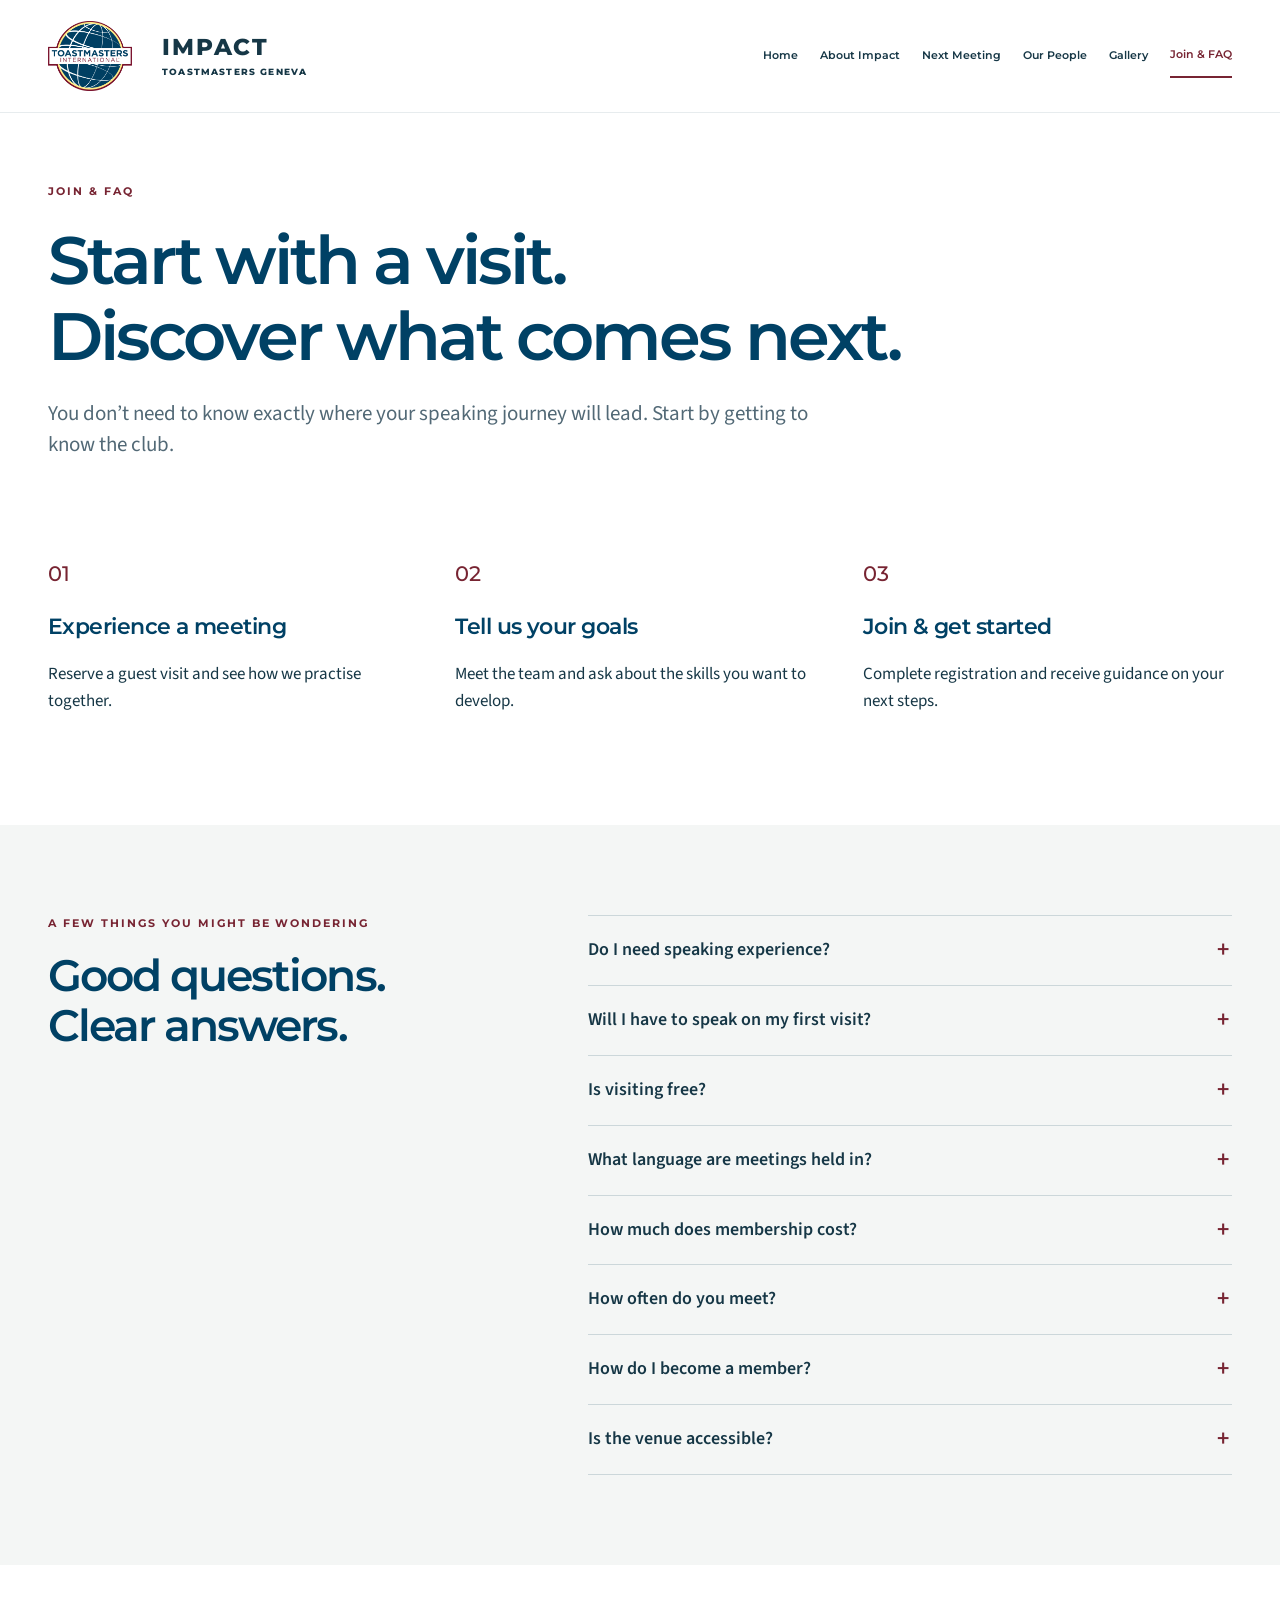
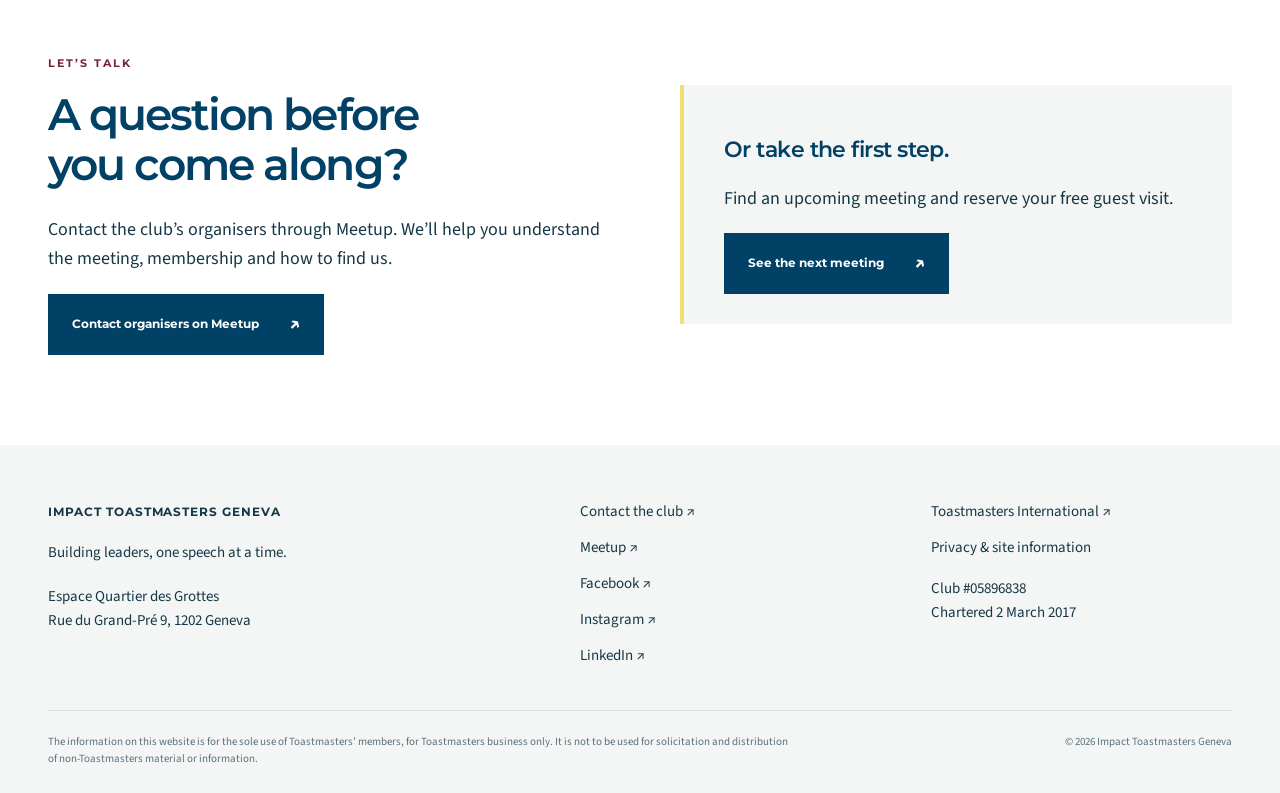
<file: join.html>
<!doctype html>
<html lang="en">
<head>
<meta charset="UTF-8">
<meta name="viewport" content="width=device-width,initial-scale=1">
<title>Join & FAQ | Impact Toastmasters Geneva
</title>
<meta name="description" content="Find your voice at Impact Toastmasters Geneva. Discover public speaking, leadership and a welcoming community. Visit our next meeting as a guest.">
<link rel="icon" href="assets/images/toastmasters-logo.png">
<link rel="stylesheet" href="assets/css/style.css">
<script defer src="assets/js/app.js">
</script>
</head>
<body><a class="skip" href="#main">Skip to content</a>
<header>
<div class="wrap nav-wrap"><a class="brand" href="index.html"><img src="assets/images/toastmasters-logo.png" alt="Toastmasters International"><span>IMPACT<span>TOASTMASTERS GENEVA</span></span></a><button class="menu-toggle" aria-expanded="false" aria-controls="navigation">Menu ☰</button>
<nav id="navigation" aria-label="Main navigation"><a href="index.html">Home</a><a href="about.html">About Impact</a><a href="meetings.html">Next Meeting</a><a href="people.html">Our People</a><a href="gallery.html">Gallery</a><a href="join.html" aria-current="page">Join & FAQ</a>
</nav>
</div>
</header>
<main id="main">
<section class="page-intro wrap">
<p class="eyebrow">JOIN & FAQ
</p>
<h1>Start with a visit.<br>Discover what comes next.
</h1>
<p class="lead">You don’t need to know exactly where your speaking journey will lead. Start by getting to know the club.
</p>
</section>
<section class="wrap section top-zero">
<div class="three steps">
<article><span class="number">01</span>
<h3>Experience a meeting
</h3>
<p>Reserve a guest visit and see how we practise together.
</p>
</article>
<article><span class="number">02</span>
<h3>Tell us your goals
</h3>
<p>Meet the team and ask about the skills you want to develop.
</p>
</article>
<article><span class="number">03</span>
<h3>Join & get started
</h3>
<p>Complete registration and receive guidance on your next steps.
</p>
</article>
</div>
</section>
<section class="pale">
<div class="wrap section faq-layout">
<div>
<p class="eyebrow">A FEW THINGS YOU MIGHT BE WONDERING
</p>
<h2>Good questions.<br>Clear answers.
</h2>
</div>
<div class="faqs">
<details>
<summary>Do I need speaking experience?
</summary>
<p>No. Beginners are welcome. You can start by observing a meeting and build your participation as you become comfortable.
</p>
</details>
<details>
<summary>Will I have to speak on my first visit?
</summary>
<p>You can listen and observe. If you feel ready, you may have the opportunity to try an impromptu speaking activity. You don’t need to prepare a speech.
</p>
</details>
<details>
<summary>Is visiting free?
</summary>
<p>Our published Meetup events welcome guests free of charge. Check the event listing when reserving your place.
</p>
</details>
<details>
<summary>What language are meetings held in?
</summary>
<p>Our club promotes English public speaking. If you have questions about language level or participation, contact the organisers before attending. You do not need a perfect accent to have something worth sharing.
</p>
</details>
<details>
<summary>How much does membership cost?
</summary>
<p>Contact the membership team for current dues, any joining fee, payment periods and what membership includes. Visiting a meeting is a good way to learn more before joining.
</p>
</details>
<details>
<summary>How often do you meet?
</summary>
<p>We usually meet on the second and fourth Tuesday of each month. Holidays and special events can change the schedule, so check the Next Meeting page and Meetup listing.
</p>
</details>
<details>
<summary>How do I become a member?
</summary>
<p>Visit a meeting and speak with the membership team. They will explain the registration process, fees and how to begin your learning journey.
</p>
</details>
<details>
<summary>Is the venue accessible?
</summary>
<p>The published entrance instructions include a lift to the second floor. For step-free access requirements or other assistance, please contact the organisers to confirm the arrangements.
</p>
</details>
</div>
</div>
</section>
<section class="wrap split section" id="contact">
<div>
<p class="eyebrow">LET’S TALK
</p>
<h2>A question before<br>you come along?
</h2>
<p>Contact the club’s organisers through Meetup. We’ll help you understand the meeting, membership and how to find us.
</p><a class="button " href="https://www.meetup.com/impact-toastmasters-geneva/">Contact organisers on Meetup <span aria-hidden="true">↗</span></a>
</div>
<div class="contact-panel">
<h3>Or take the first step.
</h3>
<p>Find an upcoming meeting and reserve your free guest visit.
</p><a class="button " href="meetings.html">See the next meeting <span aria-hidden="true">↗</span></a>
</div>
</section>
</main>
<footer>
<div class="wrap footer-top">
<div><strong>IMPACT TOASTMASTERS GENEVA</strong>
<p>Building leaders, one speech at a time.
</p>
<p>Espace Quartier des Grottes<br>Rue du Grand-Pré 9, 1202 Geneva
</p>
</div>
<div><a href="join.html#contact">Contact the club ↗</a><a href="https://www.meetup.com/impact-toastmasters-geneva/" target="_blank" rel="noopener noreferrer">Meetup ↗</a><a href="https://www.facebook.com/share/18ckNVGbPA/?mibextid=wwXIfr" target="_blank" rel="noopener noreferrer">Facebook ↗</a><a href="https://www.instagram.com/impact.toastmasters?rpxt=OGN3aGx3ZG5pN2Fk&utm_source=qr" target="_blank" rel="noopener noreferrer">Instagram ↗</a><a href="https://www.linkedin.com/company/impact-toastmasters-geneva/" target="_blank" rel="noopener noreferrer">LinkedIn ↗</a>
</div>
<div><a href="https://www.toastmasters.org/">Toastmasters International ↗</a><a href="privacy.html">Privacy & site information</a>
<p>Club #05896838<br>Chartered 2 March 2017
</p>
</div>
</div>
<div class="wrap legal">
<p>The information on this website is for the sole use of Toastmasters’ members, for Toastmasters business only. It is not to be used for solicitation and distribution of non-Toastmasters material or information.
</p><span>© 2026 Impact Toastmasters Geneva</span>
</div>
</footer>
</body>
</html>
</file>
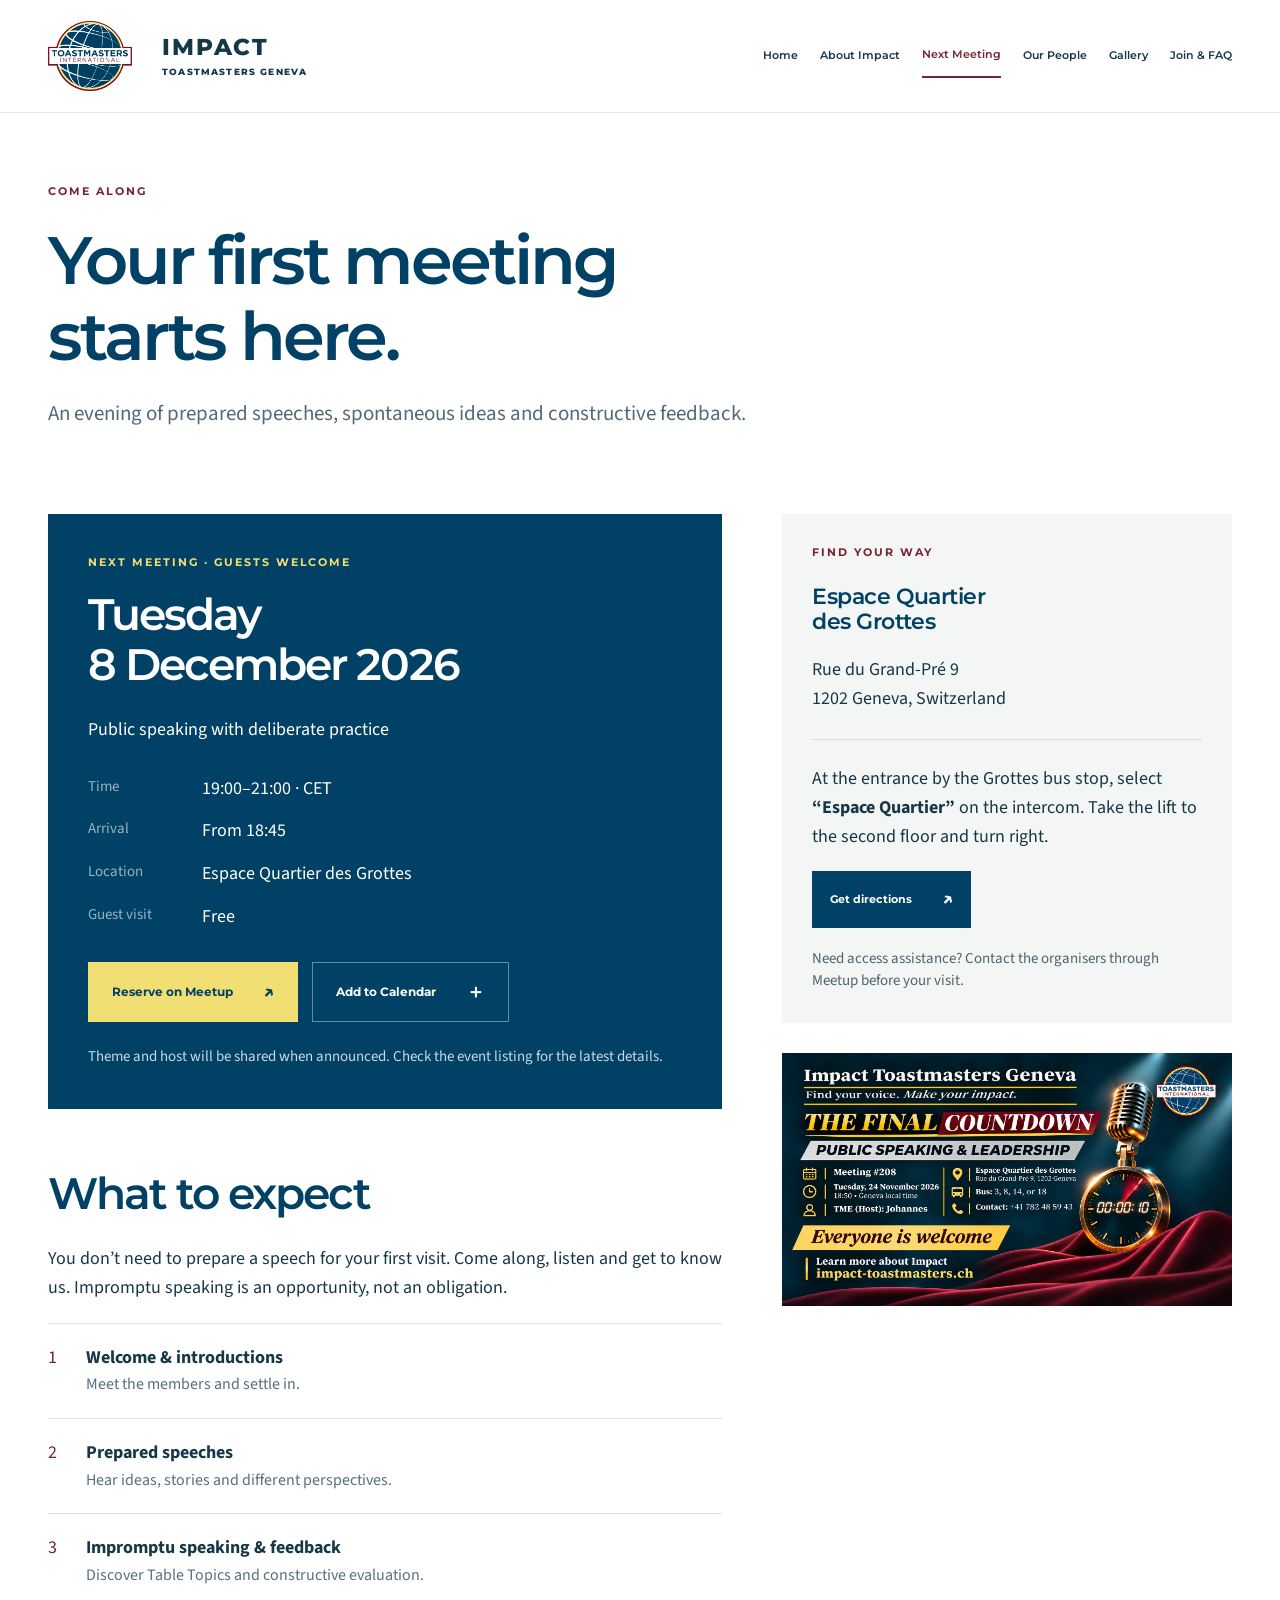
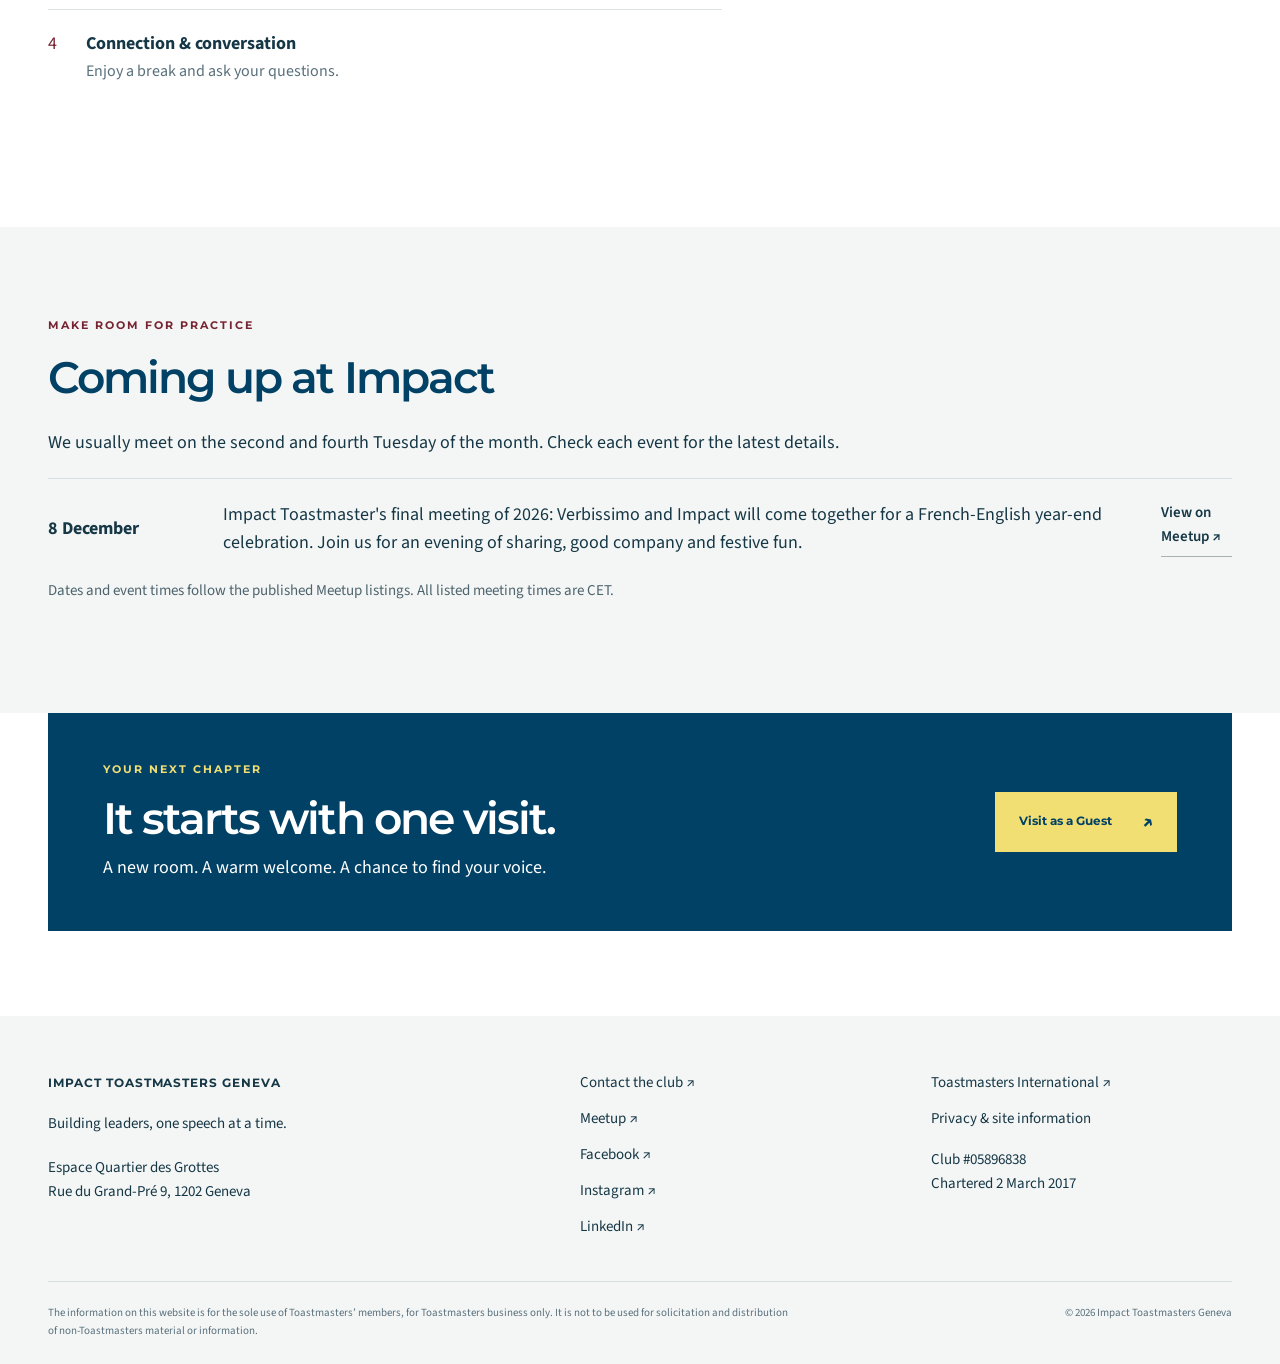
<file: meetings.html>
<!doctype html>
<html lang="en">
<head>
<meta charset="UTF-8">
<meta name="viewport" content="width=device-width,initial-scale=1">
<title>Next Meeting | Impact Toastmasters Geneva
</title>
<meta name="description" content="Find your voice at Impact Toastmasters Geneva. Discover public speaking, leadership and a welcoming community. Visit our next meeting as a guest.">
<link rel="icon" href="assets/images/toastmasters-logo.png">
<link rel="stylesheet" href="assets/css/style.css">
<script defer src="assets/js/app.js">
</script>
</head>
<body><a class="skip" href="#main">Skip to content</a>
<header>
<div class="wrap nav-wrap"><a class="brand" href="index.html"><img src="assets/images/toastmasters-logo.png" alt="Toastmasters International"><span>IMPACT<span>TOASTMASTERS GENEVA</span></span></a><button class="menu-toggle" aria-expanded="false" aria-controls="navigation">Menu ☰</button>
<nav id="navigation" aria-label="Main navigation"><a href="index.html">Home</a><a href="about.html">About Impact</a><a href="meetings.html" aria-current="page">Next Meeting</a><a href="people.html">Our People</a><a href="gallery.html">Gallery</a><a href="join.html">Join & FAQ</a>
</nav>
</div>
</header>
<main id="main">
<section class="page-intro wrap">
<p class="eyebrow">COME ALONG
</p>
<h1>Your first meeting<br>starts here.
</h1>
<p class="lead">An evening of prepared speeches, spontaneous ideas and constructive feedback.
</p>
</section>
<section class="wrap meeting-layout section top-zero">
<div>
<div id="next-event" class="event-card">
</div>
<div class="section compact">
<h2>What to expect
</h2>
<p>You don’t need to prepare a speech for your first visit. Come along, listen and get to know us. Impromptu speaking is an opportunity, not an obligation.
</p>
<ol class="agenda">
<li><strong>Welcome & introductions</strong><span>Meet the members and settle in.</span>
</li>
<li><strong>Prepared speeches</strong><span>Hear ideas, stories and different perspectives.</span>
</li>
<li><strong>Impromptu speaking & feedback</strong><span>Discover Table Topics and constructive evaluation.</span>
</li>
<li><strong>Connection & conversation</strong><span>Enjoy a break and ask your questions.</span>
</li>
</ol>
</div>
</div>
<aside>
<div class="venue">
<p class="eyebrow">FIND YOUR WAY
</p>
<h3>Espace Quartier<br>des Grottes
</h3>
<p>Rue du Grand-Pré 9<br>1202 Geneva, Switzerland
</p><hr>
<p>At the entrance by the Grottes bus stop, select <strong>“Espace Quartier”</strong> on the intercom. Take the lift to the second floor and turn right.
</p><a class="button " href="https://www.google.com/maps/search/?api=1&query=Espace+Quartier+des+Grottes+Rue+du+Grand-Pr%C3%A9+9+Geneva">Get directions <span aria-hidden="true">↗</span></a>
<p class="small">Need access assistance? Contact the organisers through Meetup before your visit.
</p>
</div>
<!-- next-meeting-flyer:start -->
<a href="assets/images/next-meeting-flyer-20261120-195659.png" target="_blank" rel="noopener">
<img
  class="club-photo meeting-flyer"
  src="assets/images/next-meeting-flyer-20261120-195659.png"
  alt="Flyer for the next Impact Toastmasters Geneva meeting"
  style="aspect-ratio:auto;object-fit:contain"
  loading="lazy"
>
</a>
<!-- next-meeting-flyer:end -->
</aside>
</section>
<section class="pale">
<div class="wrap section">
<p class="eyebrow">MAKE ROOM FOR PRACTICE
</p>
<h2>Coming up at Impact
</h2>
<p>We usually meet on the second and fourth Tuesday of the month. Check each event for the latest details.
</p>
<div id="upcoming" class="event-list">
</div>
<p class="small">Dates and event times follow the published Meetup listings. All listed meeting times are CET.
</p>
</div>
</section>
<section class="cta wrap">
<div>
<p class="eyebrow">YOUR NEXT CHAPTER
</p>
<h2>It starts with one visit.
</h2>
<p>A new room. A warm welcome. A chance to find your voice.
</p>
</div><a class="button yellow" href="meetings.html">Visit as a Guest <span aria-hidden="true">↗</span></a>
</section>
</main>
<footer>
<div class="wrap footer-top">
<div><strong>IMPACT TOASTMASTERS GENEVA</strong>
<p>Building leaders, one speech at a time.
</p>
<p>Espace Quartier des Grottes<br>Rue du Grand-Pré 9, 1202 Geneva
</p>
</div>
<div><a href="join.html#contact">Contact the club ↗</a><a href="https://www.meetup.com/impact-toastmasters-geneva/" target="_blank" rel="noopener noreferrer">Meetup ↗</a><a href="https://www.facebook.com/share/18ckNVGbPA/?mibextid=wwXIfr" target="_blank" rel="noopener noreferrer">Facebook ↗</a><a href="https://www.instagram.com/impact.toastmasters?rpxt=OGN3aGx3ZG5pN2Fk&utm_source=qr" target="_blank" rel="noopener noreferrer">Instagram ↗</a><a href="https://www.linkedin.com/company/impact-toastmasters-geneva/" target="_blank" rel="noopener noreferrer">LinkedIn ↗</a>
</div>
<div><a href="https://www.toastmasters.org/">Toastmasters International ↗</a><a href="privacy.html">Privacy & site information</a>
<p>Club #05896838<br>Chartered 2 March 2017
</p>
</div>
</div>
<div class="wrap legal">
<p>The information on this website is for the sole use of Toastmasters’ members, for Toastmasters business only. It is not to be used for solicitation and distribution of non-Toastmasters material or information.
</p><span>© 2026 Impact Toastmasters Geneva</span>
</div>
</footer>
</body>
</html>
</file>
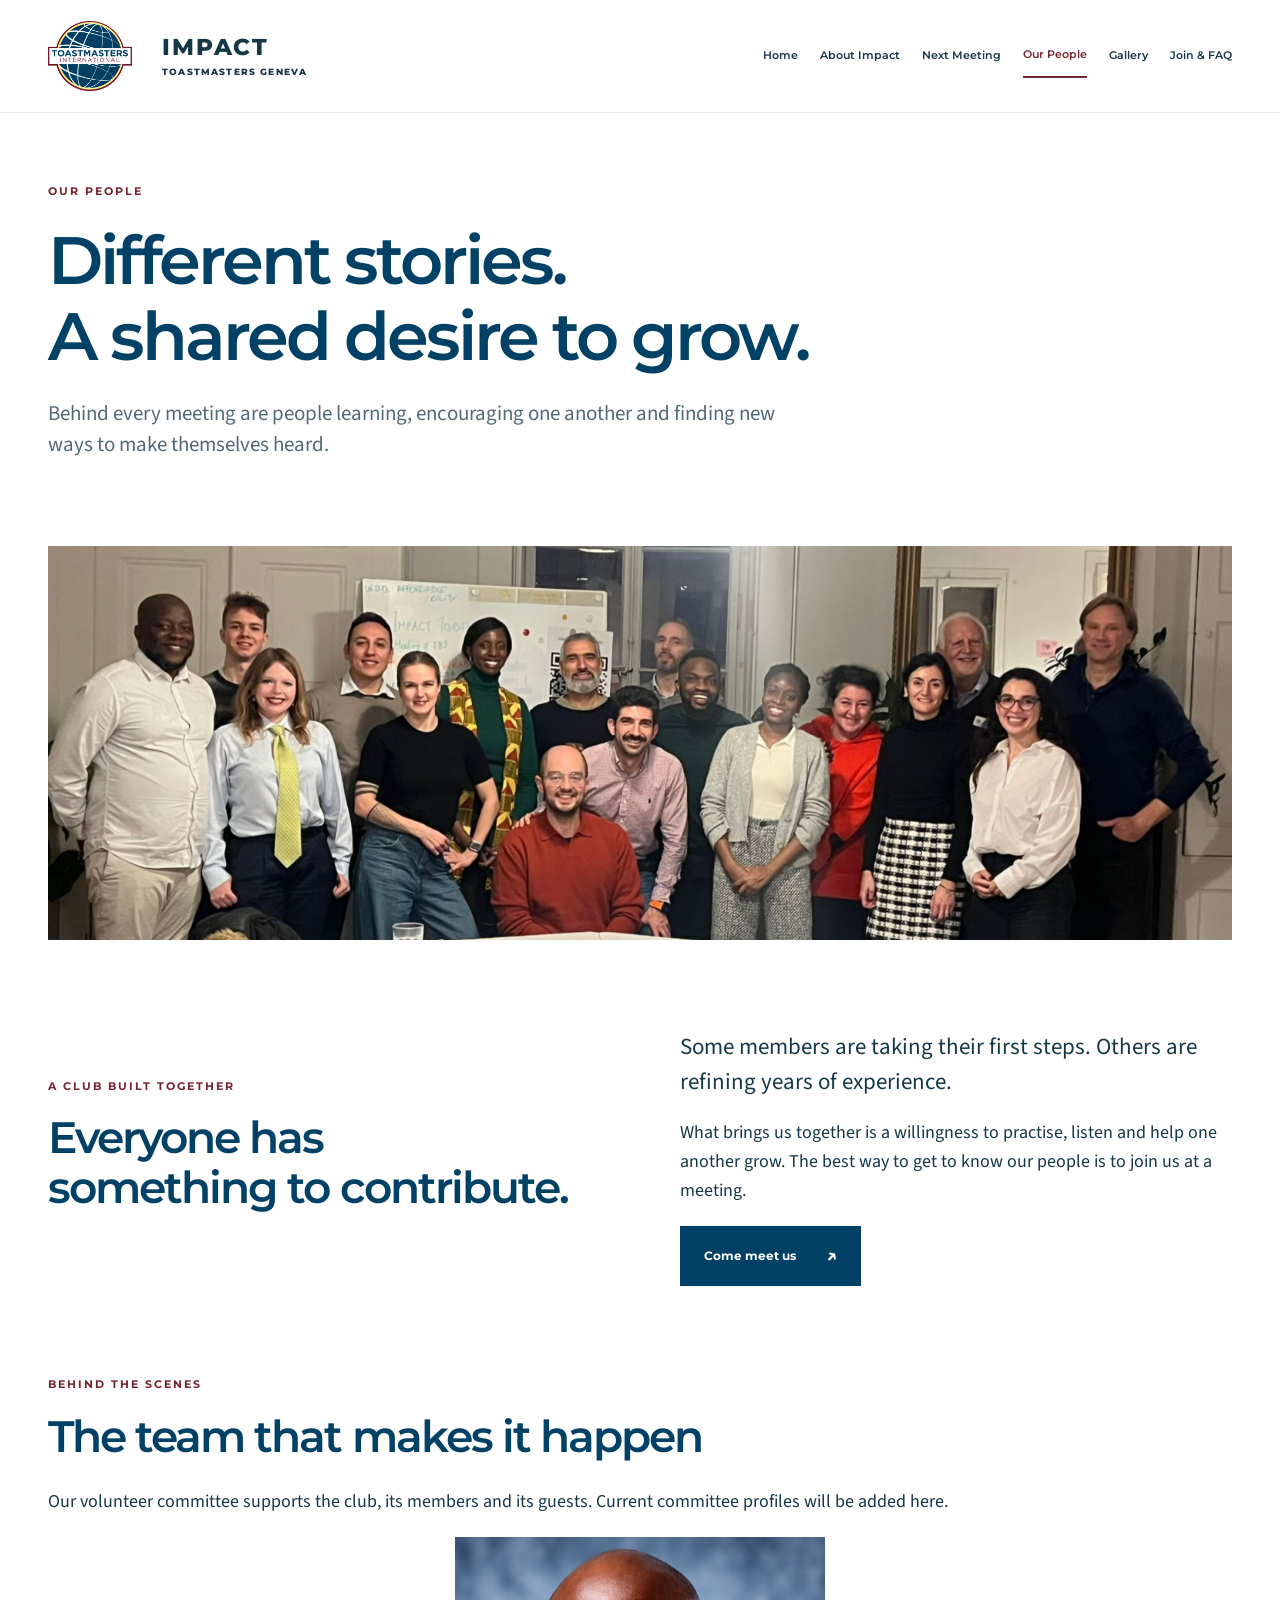
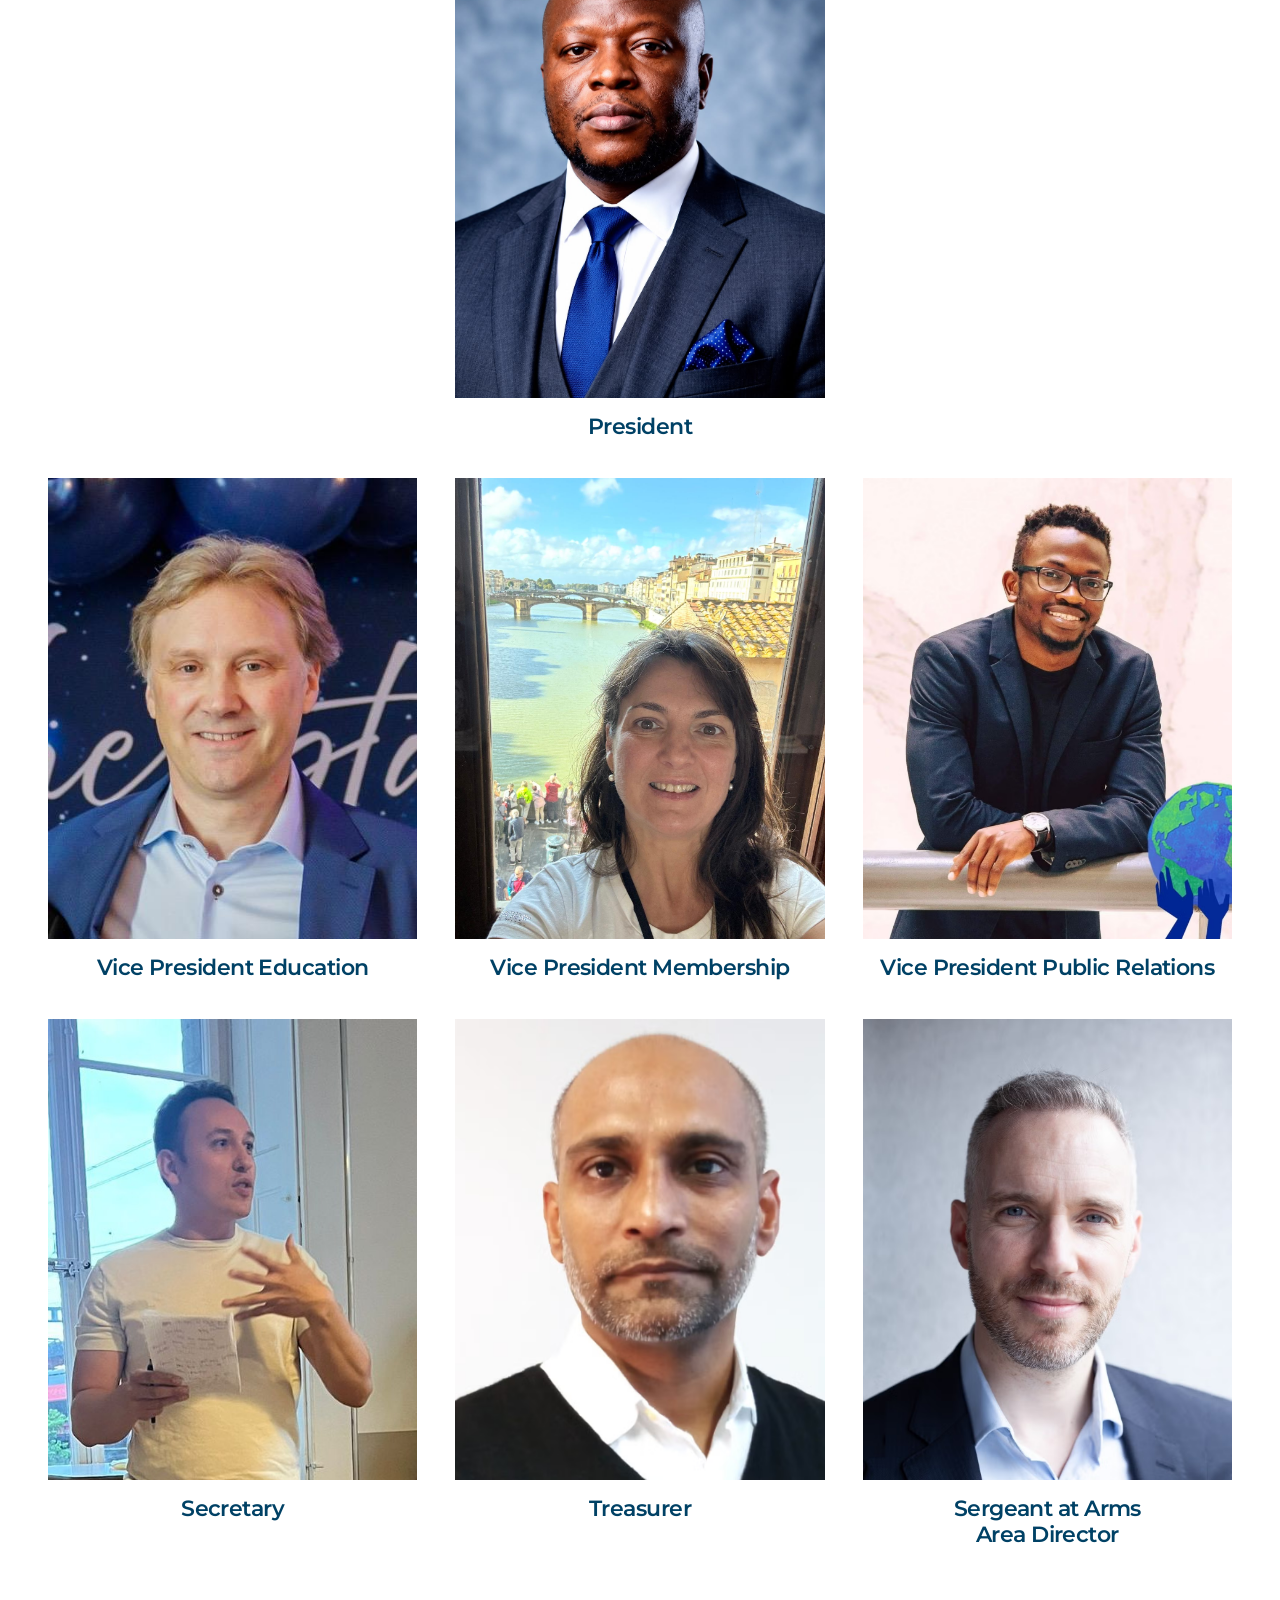
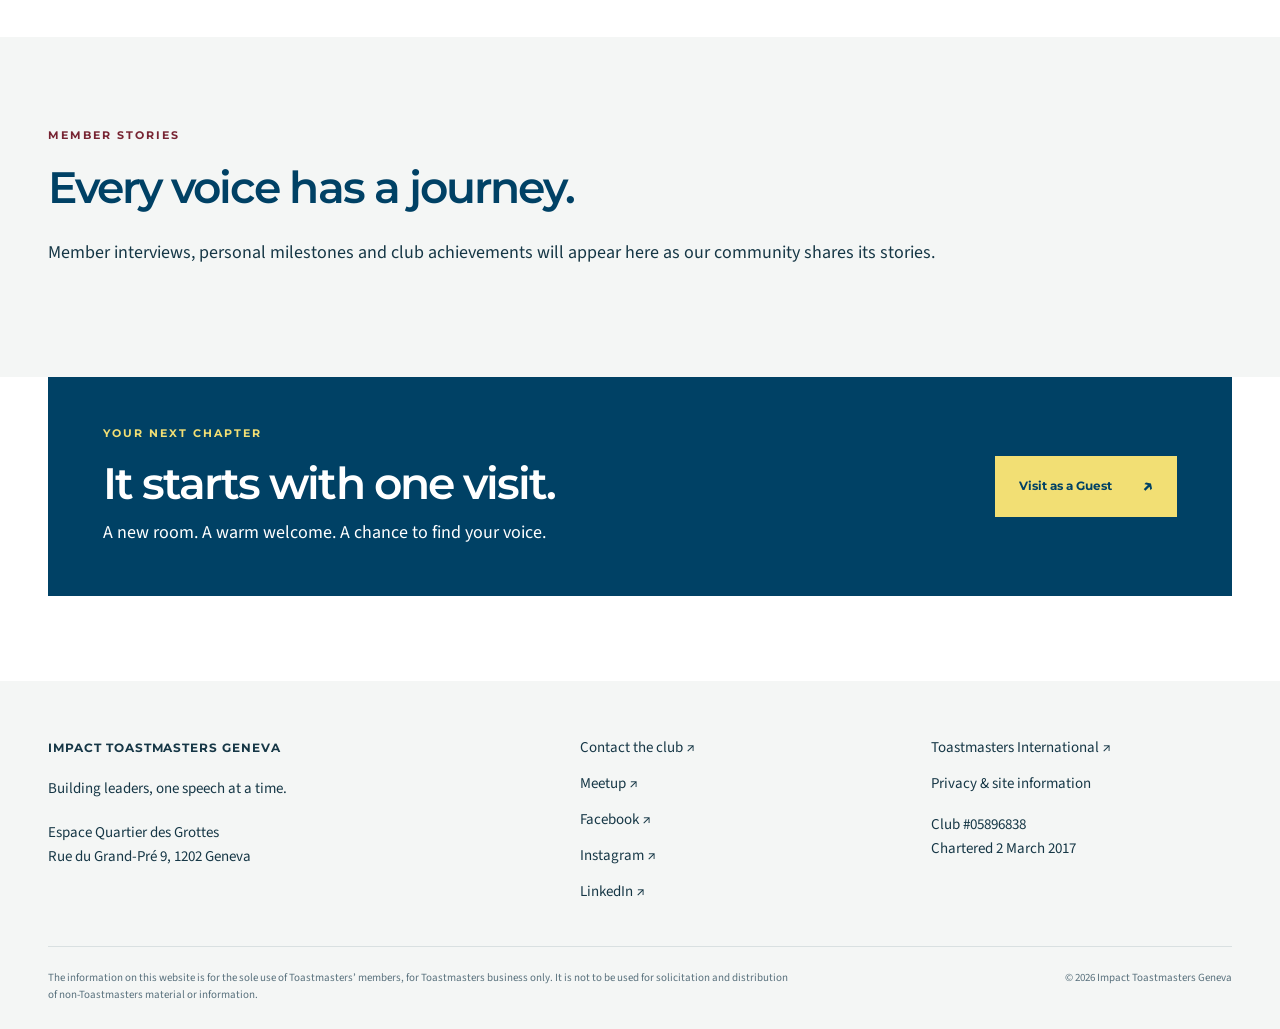
<file: people.html>
<!doctype html>
<html lang="en">
<head>
<meta charset="UTF-8">
<meta name="viewport" content="width=device-width,initial-scale=1">
<title>Our People | Impact Toastmasters Geneva
</title>
<meta name="description" content="Find your voice at Impact Toastmasters Geneva. Discover public speaking, leadership and a welcoming community. Visit our next meeting as a guest.">
<link rel="icon" href="assets/images/toastmasters-logo.png">
<link rel="stylesheet" href="assets/css/style.css">
<script defer src="assets/js/app.js">
</script>
</head>
<body><a class="skip" href="#main">Skip to content</a>
<header>
<div class="wrap nav-wrap"><a class="brand" href="index.html"><img src="assets/images/toastmasters-logo.png" alt="Toastmasters International"><span>IMPACT<span>TOASTMASTERS GENEVA</span></span></a><button class="menu-toggle" aria-expanded="false" aria-controls="navigation">Menu ☰</button>
<nav id="navigation" aria-label="Main navigation"><a href="index.html">Home</a><a href="about.html">About Impact</a><a href="meetings.html">Next Meeting</a><a href="people.html" aria-current="page">Our People</a><a href="gallery.html">Gallery</a><a href="join.html">Join & FAQ</a>
</nav>
</div>
</header>
<main id="main">
<section class="page-intro wrap">
<p class="eyebrow">OUR PEOPLE
</p>
<h1>Different stories.<br>A shared desire to grow.
</h1>
<p class="lead">Behind every meeting are people learning, encouraging one another and finding new ways to make themselves heard.
</p>
</section>
<section class="wrap section top-zero">
<img
  class="club-photo community-photo"
  src="assets/images/meetimpactcommunity.jpg"
  alt="Impact Toastmasters members welcoming guests at a meeting"
  loading="lazy"
>

<div class="split section">
<div>
<p class="eyebrow">A CLUB BUILT TOGETHER
</p>
<h2>Everyone has<br>something to contribute.
</h2>
</div>
<div>
<p class="lead">Some members are taking their first steps. Others are refining years of experience.
</p>
<p>What brings us together is a willingness to practise, listen and help one another grow. The best way to get to know our people is to join us at a meeting.
</p><a class="button " href="meetings.html">Come meet us <span aria-hidden="true">↗</span></a>
</div>
</div>
<p class="eyebrow">BEHIND THE SCENES
</p>
<h2>The team that makes it happen
</h2>
<p>Our volunteer committee supports the club, its members and its guests. Current committee profiles will be added here.
</p>
<div class="three people">
</div>
<div class="three committee">
<article>
<img
  class="club-photo officer-photo"
  src="assets/images/housseine.jpeg"
  alt="Impact Toastmasters members welcoming guests at a meeting"
  loading="lazy"
>
<h3>President
</h3>
</article>
<article>
<img
  class="club-photo officer-photo"
  src="assets/images/feyo.jpeg"
  alt="Impact Toastmasters members welcoming guests at a meeting"
  loading="lazy"
>
<h3>Vice President Education
</h3>
</article>
<article>
<img
  class="club-photo officer-photo"
  src="assets/images/pravda.jpeg"
  alt="Impact Toastmasters members welcoming guests at a meeting"
  loading="lazy"
>
<h3>Vice President Membership
</h3>
</article>
<article>
<img
  class="club-photo officer-photo"
  src="assets/images/regis.avif"
  alt="Impact Toastmasters members welcoming guests at a meeting"
  loading="lazy"
>
<h3>Vice President Public Relations
</h3>
</article>
<article>
<img
  class="club-photo officer-photo"
  src="assets/images/octaviospeaks.jpg"
  alt="Impact Toastmasters members welcoming guests at a meeting"
  loading="lazy"
>
<h3>Secretary
</h3>
</article>
<article>
<img
  class="club-photo officer-photo"
  src="assets/images/tara.avif"
  alt="Impact Toastmasters members welcoming guests at a meeting"
  loading="lazy"
>
<h3>Treasurer
</h3>
</article>
<article>
<img
  class="club-photo officer-photo"
  src="assets/images/julien.avif"
  alt="Impact Toastmasters members welcoming guests at a meeting"
  loading="lazy"
>
<h3>Sergeant at Arms <br> Area Director
</h3>
</article>
</div>
</section>
<section class="pale">
<div class="wrap section">
<p class="eyebrow">MEMBER STORIES
</p>
<h2>Every voice has a journey.
</h2>
<p>Member interviews, personal milestones and club achievements will appear here as our community shares its stories.
</p>
</div>
</section>
<section class="cta wrap">
<div>
<p class="eyebrow">YOUR NEXT CHAPTER
</p>
<h2>It starts with one visit.
</h2>
<p>A new room. A warm welcome. A chance to find your voice.
</p>
</div><a class="button yellow" href="meetings.html">Visit as a Guest <span aria-hidden="true">↗</span></a>
</section>
</main>
<footer>
<div class="wrap footer-top">
<div><strong>IMPACT TOASTMASTERS GENEVA</strong>
<p>Building leaders, one speech at a time.
</p>
<p>Espace Quartier des Grottes<br>Rue du Grand-Pré 9, 1202 Geneva
</p>
</div>
<div><a href="join.html#contact">Contact the club ↗</a><a href="https://www.meetup.com/impact-toastmasters-geneva/" target="_blank" rel="noopener noreferrer">Meetup ↗</a><a href="https://www.facebook.com/share/18ckNVGbPA/?mibextid=wwXIfr" target="_blank" rel="noopener noreferrer">Facebook ↗</a><a href="https://www.instagram.com/impact.toastmasters?rpxt=OGN3aGx3ZG5pN2Fk&utm_source=qr" target="_blank" rel="noopener noreferrer">Instagram ↗</a><a href="https://www.linkedin.com/company/impact-toastmasters-geneva/" target="_blank" rel="noopener noreferrer">LinkedIn ↗</a>
</div>
<div><a href="https://www.toastmasters.org/">Toastmasters International ↗</a><a href="privacy.html">Privacy & site information</a>
<p>Club #05896838<br>Chartered 2 March 2017
</p>
</div>
</div>
<div class="wrap legal">
<p>The information on this website is for the sole use of Toastmasters’ members, for Toastmasters business only. It is not to be used for solicitation and distribution of non-Toastmasters material or information.
</p><span>© 2026 Impact Toastmasters Geneva</span>
</div>
</footer>
</body>
</html>
</file>
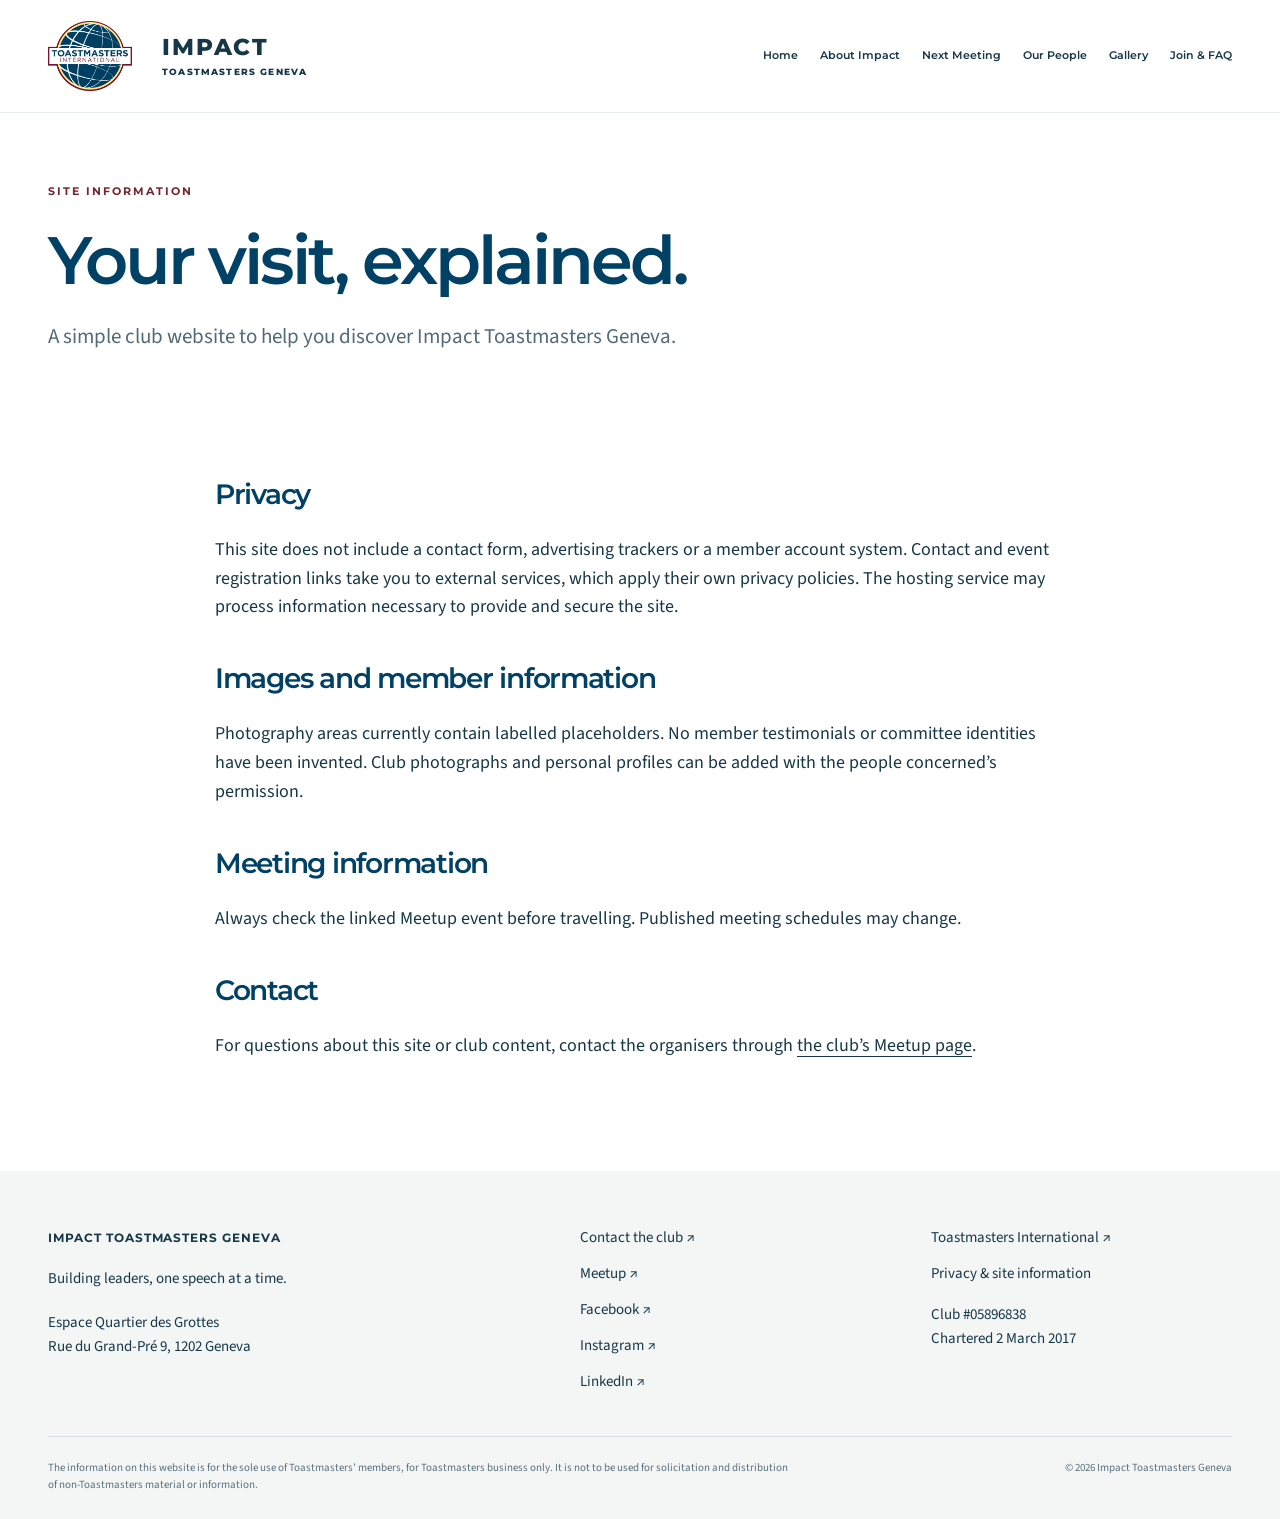
<file: privacy.html>
<!doctype html>
<html lang="en">
<head>
<meta charset="UTF-8">
<meta name="viewport" content="width=device-width,initial-scale=1">
<title>Privacy & Site Information | Impact Toastmasters Geneva
</title>
<meta name="description" content="Find your voice at Impact Toastmasters Geneva. Discover public speaking, leadership and a welcoming community. Visit our next meeting as a guest.">
<link rel="icon" href="assets/images/toastmasters-logo.png">
<link rel="stylesheet" href="assets/css/style.css">
<script defer src="assets/js/app.js">
</script>
</head>
<body><a class="skip" href="#main">Skip to content</a>
<header>
<div class="wrap nav-wrap"><a class="brand" href="index.html"><img src="assets/images/toastmasters-logo.png" alt="Toastmasters International"><span>IMPACT<span>TOASTMASTERS GENEVA</span></span></a><button class="menu-toggle" aria-expanded="false" aria-controls="navigation">Menu ☰</button>
<nav id="navigation" aria-label="Main navigation"><a href="index.html">Home</a><a href="about.html">About Impact</a><a href="meetings.html">Next Meeting</a><a href="people.html">Our People</a><a href="gallery.html">Gallery</a><a href="join.html">Join & FAQ</a>
</nav>
</div>
</header>
<main id="main">
<section class="page-intro wrap">
<p class="eyebrow">SITE INFORMATION
</p>
<h1>Your visit, explained.
</h1>
<p class="lead">A simple club website to help you discover Impact Toastmasters Geneva.
</p>
</section>
<section class="wrap section top-zero prose">
<h2>Privacy
</h2>
<p>This site does not include a contact form, advertising trackers or a member account system. Contact and event registration links take you to external services, which apply their own privacy policies. The hosting service may process information necessary to provide and secure the site.
</p>
<h2>Images and member information
</h2>
<p>Photography areas currently contain labelled placeholders. No member testimonials or committee identities have been invented. Club photographs and personal profiles can be added with the people concerned’s permission.
</p>
<h2>Meeting information
</h2>
<p>Always check the linked Meetup event before travelling. Published meeting schedules may change.
</p>
<h2>Contact
</h2>
<p>For questions about this site or club content, contact the organisers through <a href="https://www.meetup.com/impact-toastmasters-geneva/">the club’s Meetup page</a>.
</p>
</section>
</main>
<footer>
<div class="wrap footer-top">
<div><strong>IMPACT TOASTMASTERS GENEVA</strong>
<p>Building leaders, one speech at a time.
</p>
<p>Espace Quartier des Grottes<br>Rue du Grand-Pré 9, 1202 Geneva
</p>
</div>
<div><a href="join.html#contact">Contact the club ↗</a><a href="https://www.meetup.com/impact-toastmasters-geneva/" target="_blank" rel="noopener noreferrer">Meetup ↗</a><a href="https://www.facebook.com/share/18ckNVGbPA/?mibextid=wwXIfr" target="_blank" rel="noopener noreferrer">Facebook ↗</a><a href="https://www.instagram.com/impact.toastmasters?rpxt=OGN3aGx3ZG5pN2Fk&utm_source=qr" target="_blank" rel="noopener noreferrer">Instagram ↗</a><a href="https://www.linkedin.com/company/impact-toastmasters-geneva/" target="_blank" rel="noopener noreferrer">LinkedIn ↗</a>
</div>
<div><a href="https://www.toastmasters.org/">Toastmasters International ↗</a><a href="privacy.html">Privacy & site information</a>
<p>Club #05896838<br>Chartered 2 March 2017
</p>
</div>
</div>
<div class="wrap legal">
<p>The information on this website is for the sole use of Toastmasters’ members, for Toastmasters business only. It is not to be used for solicitation and distribution of non-Toastmasters material or information.
</p><span>© 2026 Impact Toastmasters Geneva</span>
</div>
</footer>
</body>
</html>
</file>
<file: assets/css/style.css>
@font-face  {
  
  font-family: 'Montserrat';
  
  font-style: normal;
  
  font-weight: 400;
  
  font-display: swap;
  
  src: url(../fonts/font-0.ttf) format('truetype');
  

}

@font-face  {
  
  font-family: 'Montserrat';
  
  font-style: normal;
  
  font-weight: 500;
  
  font-display: swap;
  
  src: url(../fonts/font-1.ttf) format('truetype');
  

}

@font-face  {
  
  font-family: 'Montserrat';
  
  font-style: normal;
  
  font-weight: 600;
  
  font-display: swap;
  
  src: url(../fonts/font-2.ttf) format('truetype');
  

}

@font-face  {
  
  font-family: 'Montserrat';
  
  font-style: normal;
  
  font-weight: 700;
  
  font-display: swap;
  
  src: url(../fonts/font-3.ttf) format('truetype');
  

}

@font-face  {
  
  font-family: 'Montserrat';
  
  font-style: normal;
  
  font-weight: 800;
  
  font-display: swap;
  
  src: url(../fonts/font-4.ttf) format('truetype');
  

}

@font-face  {
  
  font-family: 'Source Sans 3';
  
  font-style: normal;
  
  font-weight: 400;
  
  font-display: swap;
  
  src: url(../fonts/font-5.ttf) format('truetype');
  

}

@font-face  {
  
  font-family: 'Source Sans 3';
  
  font-style: normal;
  
  font-weight: 500;
  
  font-display: swap;
  
  src: url(../fonts/font-6.ttf) format('truetype');
  

}

@font-face  {
  
  font-family: 'Source Sans 3';
  
  font-style: normal;
  
  font-weight: 600;
  
  font-display: swap;
  
  src: url(../fonts/font-7.ttf) format('truetype');
  

}

@font-face  {
  
  font-family: 'Source Sans 3';
  
  font-style: normal;
  
  font-weight: 700;
  
  font-display: swap;
  
  src: url(../fonts/font-8.ttf) format('truetype');
  

}


:root {
  --blue:#004165;
  --maroon:#772432;
  --yellow:#f2df74;
  --gray:#a9b2b1;
  --pale:#f4f6f5;
  --ink:#163746
}
* {
  box-sizing:border-box
}
html {
  scroll-behavior:smooth
}
body {
  margin:0;
  color:var(--ink);
  font:18px/1.6 'Source Sans 3','Segoe UI',Arial,sans-serif
}
h1,h2,h3,.eyebrow,.brand,.button,nav,.filters {
  font-family:Montserrat,Arial,sans-serif
}
h1,h2,h3 {
  color:var(--blue);
  line-height:1.15;
  letter-spacing:-.045em
}
h1 {
  font-size:clamp(40px,5.2vw,72px);
  font-weight:600;
  margin:22px 0
}
h2 {
  font-size:clamp(30px,3.4vw,46px);
  font-weight:600;
  margin:10px 0 26px
}
h3 {
  font-size:22px;
  letter-spacing:-.025em;
  font-weight:600
}
p {
  margin:0 0 20px
}
a {
  color:inherit;
  text-underline-offset:5px
}
button,a {
  -webkit-tap-highlight-color:transparent
}
a:focus-visible,button:focus-visible,summary:focus-visible {
  outline:3px solid var(--maroon);
  outline-offset:5px
}
button {
  cursor:pointer
}
.wrap {
  width:min(1200px,calc(100% - 96px));
  margin:auto
}
.section {
  padding-top:90px;
  padding-bottom:90px
}
.top-zero {
  padding-top:0
}
.compact {
  padding-top:50px;
  padding-bottom:15px
}
.eyebrow {
  font-size:11px;
  letter-spacing:.18em;
  font-weight:700;
  color:var(--maroon);
  margin-bottom:18px
}
.lead {
  font-size:23px;
  line-height:1.5;
  max-width:760px
}
.small {
  font-size:15px;
  line-height:1.5;
  color:#4d636d
}
.split {
  display:grid;
  grid-template-columns:1fr 1fr;
  gap:80px;
  align-items:center
}
.three,.four {
  display:grid;
  grid-template-columns:repeat(3,1fr);
  gap:38px
}
.four {
  grid-template-columns:repeat(4,1fr);
  gap:30px
}
.three article p,.four article p {
  font-size:17px
}
.number {
  color:var(--maroon);
  font:500 21px Montserrat,Arial;
  display:block;
  margin:15px 0 28px
}
.pale {
  background:var(--pale)
}
.button {
  display:inline-flex;
  align-items:center;
  justify-content:space-between;
  gap:30px;
  text-decoration:none;
  background:var(--blue);
  color:white;
  padding:16px 23px;
  font-size:12px;
  font-weight:700;
  line-height:1.4;
  border:1px solid transparent;
  transition:transform .18s,background .18s
}
.button:hover {
  transform:translateY(-2px);
  background:var(--maroon)
}
.button span {
  font-size:19px
}
.yellow {
  background:var(--yellow);
  color:var(--blue)
}
.yellow:hover {
  background:#fff;
  color:var(--blue)
}
.outline {
  border:1px solid #ffffff65;
  background:transparent
}
.text-link {
  font-size:15px;
  font-weight:600;
  text-decoration:none;
  border-bottom:1px solid var(--gray);
  padding-bottom:7px;
  display:inline-block
}
.actions {
  display:flex;
  gap:14px;
  flex-wrap:wrap
}
.skip {
  position:fixed;
  left:15px;
  top:-100px;
  z-index:10;
  background:white;
  padding:12px
}
.skip:focus {
  top:10px
}
header {
  border-bottom:1px solid #e7ecee;
  background:#fff
}
.nav-wrap {
  display:flex;
  align-items:center;
  justify-content:space-between;
  min-height:112px;
  gap:35px
}
.brand {
  display:flex;
  align-items:center;
  gap:30px;
  text-decoration:none;
  font-weight:800;
  letter-spacing:.08em;
  font-size:23px;
  line-height:1.2;
  flex-shrink:0
}
.brand img {
  width:84px;
  height:auto;
  margin:12px 0;
  object-fit:contain
}
.brand>span>span {
  display:block;
  font-size:9px;
  letter-spacing:.13em;
  margin-top:6px
}
nav {
  display:flex;
  gap:22px;
  align-items:center
}
nav a {
  font-size:11px;
  font-weight:600;
  text-decoration:none;
  white-space:nowrap;
  padding:12px 0
}
nav a[aria-current] {
  color:var(--maroon);
  border-bottom:2px solid var(--maroon)
}
.menu-toggle {
  display:none
}
.hero {
  background:var(--blue);
  color:#fff;
  position:relative;
  overflow:hidden
}
.hero:after {
  content:'';
  width:620px;
  height:620px;
  border:1px solid #ffffff12;
  position:absolute;
  right:-100px;
  top:-80px;
  border-radius:50%;
  box-shadow:0 0 0 90px #ffffff03,0 0 0 180px #ffffff03;
  pointer-events:none
}
.hero-inner {
  position:relative;
  padding-top:80px;
  padding-bottom:90px;
  min-height:610px;
  z-index:1
}
.hero .eyebrow {
  color:var(--yellow)
}
.hero h1 {
  color:#fff;
  font-size:clamp(43px,5.8vw,80px);
  margin-top:24px
}
.hero h1 em {
  color:var(--yellow);
  font-style:normal
}
.hero p {
  font-size:20px
}
.hero p.eyebrow {
  font-size:11px
}
.hero .hero-description {
  font-size:18px;
  opacity:.8;
  line-height:1.6;
  margin-bottom:30px
}
.hero-placeholder {
  position:absolute;
  bottom:35px;
  right:0;
  display:flex;
  align-items:center;
  gap:12px;
  font-size:9px;
  letter-spacing:.17em;
  opacity:.55
}
.hero-placeholder span {
  font-size:24px
}
.meeting-strip {
  display:flex;
  align-items:center;
  gap:28px;
  padding:28px 0;
  border-bottom:1px solid #dfe6e6
}
.meeting-strip .text-link {
  margin-left:auto;
  white-space:nowrap
}
.meeting-strip h3 {
  font-size:19px;
  margin:4px 0 6px
}
.meeting-strip p {
  font-size:16px;
  margin:0
}
.meeting-strip .eyebrow {
  font-size:9px;
  margin:0 0 5px
}
.date-block {
  border-right:1px solid var(--gray);
  padding:0 28px 0 0;
  text-align:center;
  min-width:86px
}
.date-block span {
  font-size:11px;
  font-weight:700;
  letter-spacing:.13em;
  color:var(--maroon)
}
.date-block strong {
  display:block;
  font:600 40px/1.1 Montserrat;
  color:var(--blue)
}
.photo {
  min-height:235px;
  background:#e8edee;
  border:1px solid #d6dfe0;
  display:flex;
  flex-direction:column;
  align-items:center;
  justify-content:center;
  gap:10px;
  text-align:center;
  padding:25px;
  color:#4e6b7a;
  position:relative
}
.photo:before,.photo:after {
  content:'';
  position:absolute;
  width:22px;
  height:22px;
  border-color:#a9b2b1
}
.photo:before {
  top:15px;
  left:15px;
  border-top:1px solid;
  border-left:1px solid
}
.photo:after {
  bottom:15px;
  right:15px;
  border-bottom:1px solid;
  border-right:1px solid
}
.photo-mark {
  border:1px solid #a9b2b1;
  border-radius:50%;
  width:40px;
  height:40px;
  line-height:37px;
  font-size:25px;
  color:#66818e
}
.photo>span:not(.photo-mark) {
  font-size:16px
}
.photo small {
  font-size:9px;
  letter-spacing:.18em;
  opacity:.8
}
.photo.tall {
  min-height:390px
}
.photo.wide {
  min-height:370px
}
.portrait {
  min-height:290px
}
.section-heading {
  display:flex;
  align-items:center;
  justify-content:space-between;
  gap:30px;
  margin-bottom:25px
}
.cta {
  background:var(--blue);
  padding:48px 55px;
  display:flex;
  align-items:center;
  justify-content:space-between;
  gap:35px;
  margin-bottom:85px;
  color:white
}
.cta h2 {
  color:white;
  margin-bottom:10px
}
.cta p {
  margin-bottom:0
}
.cta .eyebrow {
  color:var(--yellow);
  margin-bottom:16px
}
.cta .button {
  flex-shrink:0
}
footer {
  background:#f4f6f5;
  padding:55px 0 25px;
  font-size:15px
}
.footer-top {
  display:grid;
  grid-template-columns:1.6fr 1fr 1fr;
  gap:50px
}
.footer-top strong {
  font:700 12px Montserrat;
  letter-spacing:.08em
}
.footer-top p {
  margin-top:17px
}
.footer-top a {
  display:block;
  margin-bottom:12px;
  text-decoration:none
}
.legal {
  border-top:1px solid #d9e0e1;
  margin-top:30px;
  padding-top:22px;
  display:flex;
  gap:70px;
  justify-content:space-between;
  font-size:11px;
  color:#58707c
}
.legal p {
  max-width:750px;
  margin:0
}
.legal span {
  white-space:nowrap
}
.page-intro {
  padding-top:70px;
  padding-bottom:65px
}
.page-intro .lead {
  font-size:21px;
  color:#526976
}
.quote-panel {
  background:var(--maroon);
  color:#fff;
  padding:60px
}
.quote-panel>span {
  font:80px Georgia;
  color:var(--yellow);
  line-height:1
}
.quote-panel h3 {
  color:white;
  font-size:35px;
  line-height:1.3
}
.quote-panel p {
  font-size:10px;
  letter-spacing:.13em
}
.meeting-layout {
  display:grid;
  grid-template-columns:1.5fr 1fr;
  gap:60px;
  align-items:start
}
.event-card {
  background:var(--blue);
  color:white;
  padding:40px
}
.event-card .eyebrow {
  color:var(--yellow)
}
.event-card h2 {
  color:white;
  margin-top:15px
}
.event-card dl {
  display:grid;
  grid-template-columns:100px 1fr;
  gap:14px;
  margin:30px 0
}
.event-card dt {
  color:#fff9;
  font-size:15px
}
.event-card dd {
  margin:0
}
.event-card .small {
  color:#fffc
}
.venue {
  background:var(--pale);
  padding:30px;
  margin-bottom:30px
}
.venue .button {
  font-size:11px;
  padding:14px 17px
}
.venue .small {
  margin:20px 0 0
}
.venue hr {
  border:0;
  border-top:1px solid #d4dddf;
  margin:25px 0
}
.agenda {
  list-style:none;
  padding:0;
  counter-reset:agenda
}
.agenda li {
  counter-increment:agenda;
  border-top:1px solid #dce4e5;
  padding:20px 0 20px 38px;
  position:relative
}
.agenda li:before {
  content:counter(agenda);
  position:absolute;
  left:0;
  color:var(--maroon)
}
.agenda strong,.agenda span {
  display:block
}
.agenda span {
  font-size:16px;
  color:#58707c
}
.event-row {
  display:flex;
  gap:25px;
  align-items:center;
  border-top:1px solid #d7e0e2;
  padding:22px 0
}
.event-row strong {
  min-width:150px
}
.event-row a {
  margin-left:auto
}
.filters {
  display:flex;
  gap:10px;
  flex-wrap:wrap;
  margin-bottom:24px
}
.filters button {
  border:1px solid #d5dfe2;
  background:#fff;
  color:var(--blue);
  padding:12px 19px;
  font:600 12px Montserrat
}
.filters button[aria-pressed=true] {
  background:var(--blue);
  color:#fff;
  border-color:var(--blue)
}
.gallery-grid {
  display:grid;
  grid-template-columns:repeat(3,1fr);
  gap:35px 25px
}
.gallery-grid figure {
  margin:0
}
.gallery-grid figure[hidden] {
  display:none
}
.gallery-grid figcaption {
  padding-top:17px
}
.gallery-grid figcaption span {
  color:var(--maroon);
  font-size:10px;
  letter-spacing:.1em;
  text-transform:uppercase
}
.gallery-grid h3 {
  font-size:18px;
  margin:7px 0
}
.gallery-grid .club-photo {
  cursor: zoom-in
}
.lightbox {
  position:fixed;
  inset:0;
  width:100%;
  height:100%;
  max-width:none;
  max-height:none;
  padding:0;
  border:0;
  background:rgba(8,15,19,.96);
  color:#fff;
}
.lightbox::backdrop {
  background:rgba(8,15,19,.96)
}
.lightbox-content {
  position:absolute;
  inset:48px 80px 38px;
  display:flex;
  flex-direction:column;
  align-items:center;
  justify-content:center;
  margin:0;
}
.lightbox-image {
  display:block;
  width:auto;
  height:auto;
  max-width:100%;
  max-height:calc(100% - 34px);
  aspect-ratio:auto;
  object-fit:contain;
  cursor:default;
}
.lightbox-caption {
  min-height:24px;
  padding-top:10px;
  color:#fff;
  font-size:14px;
  text-align:center;
}
.lightbox-close,
.lightbox-nav {
  position:absolute;
  z-index:1;
  display:grid;
  place-items:center;
  width:48px;
  height:48px;
  border:1px solid rgba(255,255,255,.45);
  border-radius:50%;
  background:rgba(8,15,19,.55);
  color:#fff;
  font:400 28px/1 sans-serif;
  cursor:pointer;
}
.lightbox-close:hover,
.lightbox-nav:hover {
  background:rgba(255,255,255,.18)
}
.lightbox-close {
  top:20px;
  right:20px;
  font-size:32px
}
.lightbox-nav {
  top:50%;
  transform:translateY(-50%)
}
.lightbox-prev {
  left:20px
}
.lightbox-next {
  right:20px
}
.lightbox button:focus-visible {
  outline:3px solid #f1c84b;
  outline-offset:3px
}
.faq-layout {
  display:grid;
  grid-template-columns:1fr 1.4fr;
  gap:80px
}
details {
  border-top:1px solid #ccd7da;
  padding:20px 0
}
details:last-child {
  border-bottom:1px solid #ccd7da
}
summary {
  cursor:pointer;
  font-weight:600;
  list-style:none;
  padding-right:30px;
  position:relative
}
summary:after {
  content:'+';
  position:absolute;
  right:3px;
  font-size:24px;
  top:-5px;
  color:var(--maroon)
}
details[open] summary:after {
  content:'−'
}
details p {
  padding-top:16px;
  margin:0;
  color:#4d636d;
  font-size:17px
}
.contact-panel {
  border-left:4px solid var(--yellow);
  padding:30px 40px;
  background:var(--pale)
}
.prose {
  max-width:850px
}
.prose h2 {
  font-size:28px;
  margin-top:40px
}
.people:empty {
  display:none
}
.committee article {
  text-align:center;
}
.committee h3 {
  margin:16px 0 0;
  text-align:center;
}

@media(min-width:1500px) {  .hero-inner {
  min-height:660px;
  padding-top:100px
}

}
@media(max-width:1100px) {
  .wrap {
  width:calc(100% - 64px)
}
.brand {
  gap:23px;
  font-size:20px
}
nav {
  gap:14px
}
nav a {
  font-size:10px
}
.split {
  gap:45px
}
.four {
  grid-template-columns:repeat(2,1fr)
}
.meeting-layout {
  gap:30px
}
.hero-placeholder {
  bottom:24px
}

}
@media(max-width:850px) {
  .nav-wrap {
  min-height:100px;
  flex-wrap:wrap;
  gap:0
}
.menu-toggle {
  display:block;
  border:1px solid #d3dfe3;
  background:#fff;
  padding:10px;
  color:var(--blue)
}
nav {
  display:none;
  width:100%;
  flex-wrap:wrap;
  padding:12px 0 22px;
  gap:20px
}
nav.open {
  display:flex
}
nav a {
  font-size:12px
}
.split,.meeting-layout,.faq-layout {
  grid-template-columns:1fr;
  gap:35px
}
.three,.gallery-grid {
  grid-template-columns:repeat(2,1fr)
}
.three article:last-child {
  grid-column:auto
}
.hero-inner {
  min-height:590px
}
.meeting-strip {
  gap:20px;
  flex-wrap:wrap
}
.meeting-strip .text-link {
  margin-left:106px
}
.cta {
  padding:40px;
  align-items:flex-start;
  flex-direction:column
}
.footer-top {
  grid-template-columns:1fr 1fr
}
.footer-top>div:first-child {
  grid-column:1/-1
}
.legal {
  flex-direction:column;
  gap:20px
}
.photo.tall {
  min-height:320px
}
.section {
  padding-top:65px;
  padding-bottom:65px
}
.top-zero {
  padding-top:0
}
.page-intro {
  padding:55px 0
}
.event-card {
  padding:30px
}
.faq-layout {
  gap:15px
}

}
@media(max-width:540px) {
  .wrap {
  width:calc(100% - 40px)
}
.brand img {
  width:74px
}
.brand {
  font-size:18px;
  gap:20px
}
.brand>span>span {
  font-size:8px
}
.hero-inner {
  padding-top:55px;
  padding-bottom:85px;
  min-height:590px
}
.hero h1 {
  font-size:43px
}
.hero .eyebrow {
  font-size:9px
}
.hero-description br {
  display:none
}
.hero-placeholder {
  left:0;
  right:auto;
  font-size:8px
}
.actions {
  gap:10px
}
.button {
  padding:15px 17px;
  gap:20px;
  font-size:11px
}
.meeting-strip h3 {
  font-size:16px
}
.meeting-strip>div:nth-child(2) {
  flex:1
}
.meeting-strip .text-link {
  margin-left:0
}
.date-block {
  padding-right:20px;
  min-width:65px
}
.three,.four,.gallery-grid {
  grid-template-columns:1fr;
  gap:30px
}
.section-heading {
  align-items:flex-start;
  flex-direction:column;
  gap:0
}
.section-heading .text-link {
  margin-bottom:25px
}
.cta {
  width:100%;
  margin-bottom:0;
  padding:45px 25px
}
.footer-top {
  gap:25px;
  grid-template-columns:1fr
}
.footer-top>div:first-child {
  grid-column:auto
}
.photo.wide {
  min-height:250px
}
.page-intro h1 {
  font-size:39px
}
.lead {
  font-size:21px
}
.event-card dl {
  grid-template-columns:75px 1fr;
  font-size:16px
}
.event-row {
  flex-wrap:wrap;
  gap:8px
}
.event-row a {
  margin-left:0;
  flex-basis:100%
}
.event-row span {
  font-size:15px
}
.quote-panel {
  padding:35px
}
.filters {
  gap:7px
}
.filters button {
  padding:10px;
  font-size:10px
}
.footer-top p {
  margin-bottom:10px
}
.contact-panel {
  padding:25px
}
.legal span {
  white-space:normal
}

}
@media(prefers-reduced-motion:reduce) {
  html {
  scroll-behavior:auto
}
* {
  transition:none!important
}

}


#achievements .number {
  font-size:13px;
  letter-spacing:.06em
}
#achievements article {
  border-top:2px solid var(--yellow);
  padding-top:10px
}
#achievements .achievement-note {
  margin-top:35px;
  margin-bottom:0
}


/* Committee: President centred above six officer roles. */
.committee>article:first-child {
  grid-column:1/-1;
  width:calc((100% - 76px)/3);
  justify-self:center
}

@media(max-width:850px) {
  .committee>article:first-child {
  width:calc((100% - 38px)/2)
}

}

@media(max-width:540px) {
  .committee>article:first-child {
  width:100%
}

}

.hero {
  background-image: linear-gradient(90deg, rgba(0,65,101,.9), rgba(0,65,101,.35)), url('../images/geneva-panorama.jpg');
  background-size: cover;
  background-position: center;
}
.hero-placeholder { display: none; }

/* Standard club and gallery photographs */
.club-photo {
  display: block;
  width: 100%;
  height: auto;
  aspect-ratio: 4 / 3;
  object-fit: cover;
  object-position: center center;
}

/* Wide community photograph */
.community-photo {
  aspect-ratio: 3 / 1;
}

/* Officer portraits */
.officer-photo {
  aspect-ratio: 4 / 5;
  object-position: center top;
}

/* Show the full flyer without cropping its text */
.meeting-flyer {
  display: block;
  width: 100%;
  height: auto;
}

.community-grid {
  display: grid;
  grid-template-columns: repeat(3, minmax(0, 1fr));
  gap: 24px;
  width: 100%;
  max-width: 1200px;
  margin-inline: auto;
}

.community-grid img {
  display: block;
  width: 100%;
  min-width: 0;
  height: 240px;
  object-fit: cover;
  object-position: center;
}

/* Stack the photos on mobile */
@media (max-width: 700px) {
  .community-grid {
    grid-template-columns: 1fr;
  }
}

@media(max-width:540px) {
  .lightbox-content {
    inset:68px 54px 38px
  }
  .lightbox-close,
  .lightbox-nav {
    width:42px;
    height:42px
  }
  .lightbox-close {
    top:12px;
    right:12px
  }
  .lightbox-prev {
    left:6px
  }
  .lightbox-next {
    right:6px
  }
}
</file>
